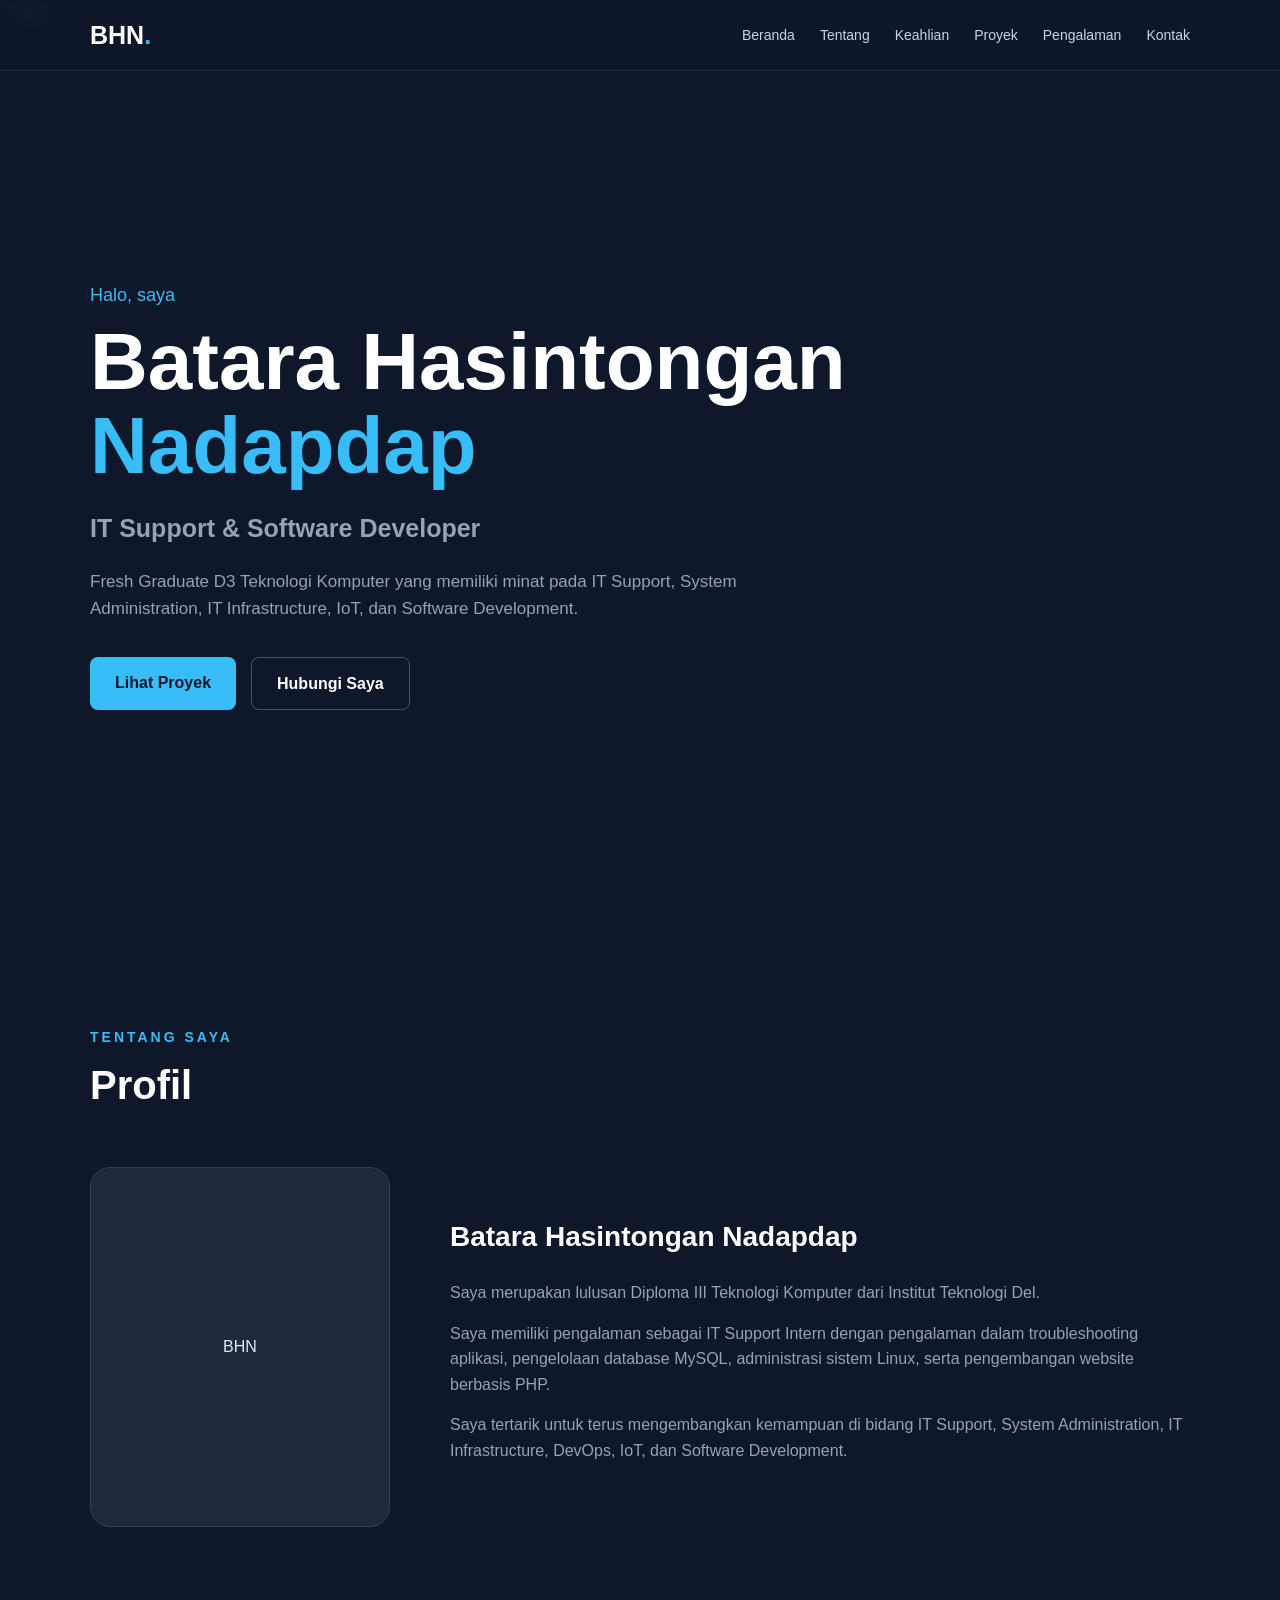
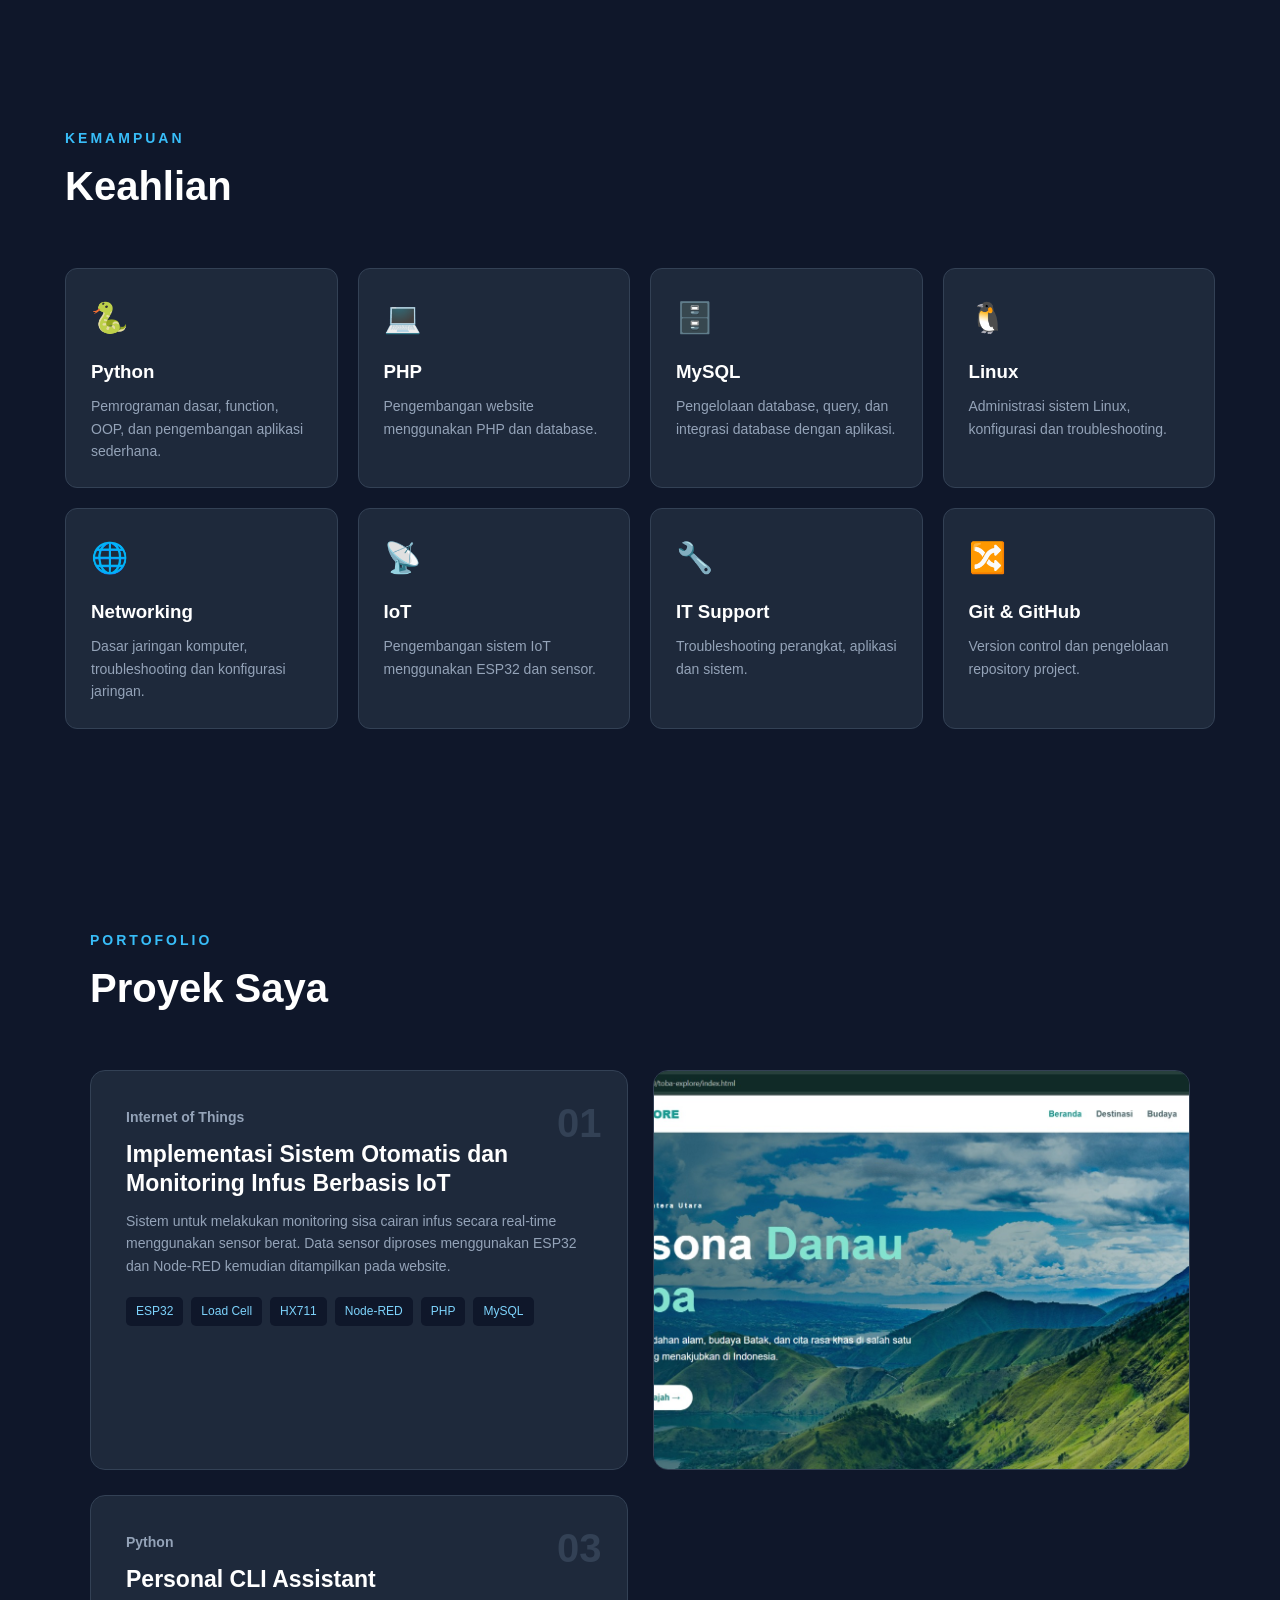
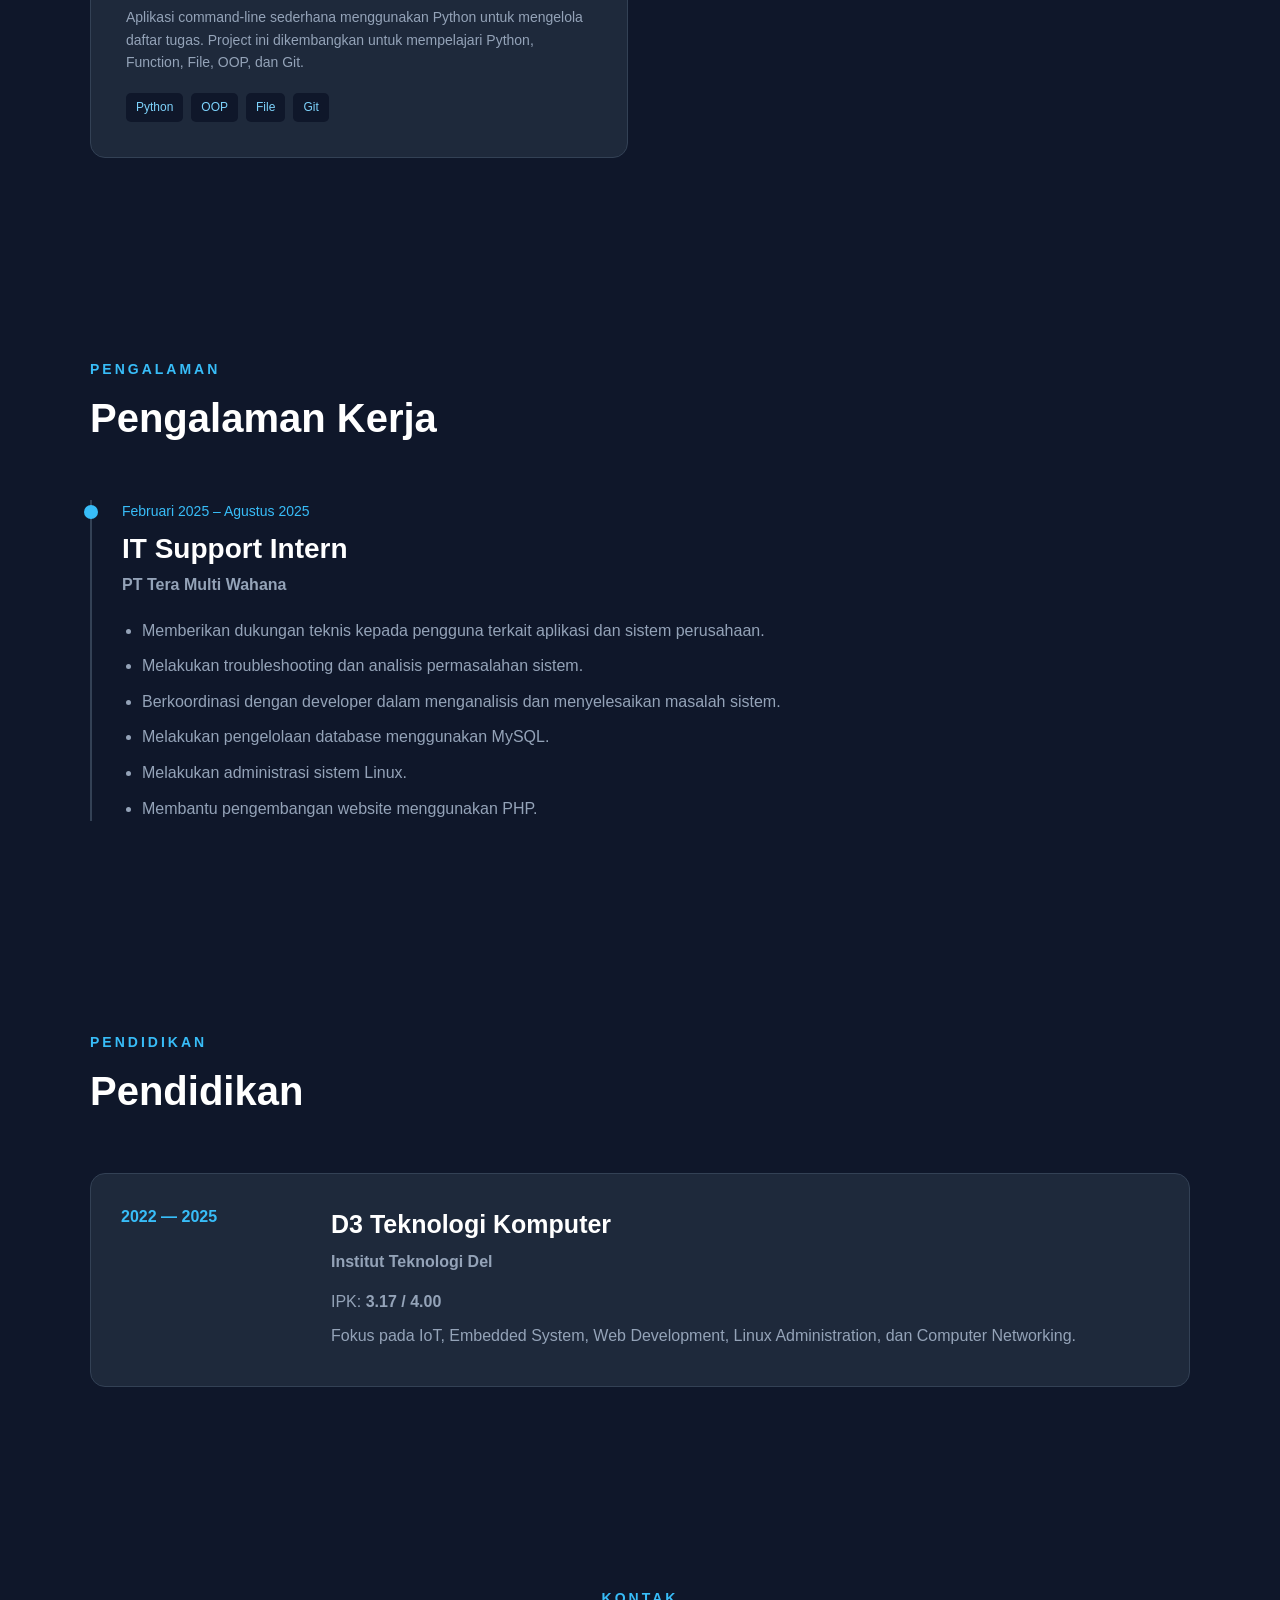
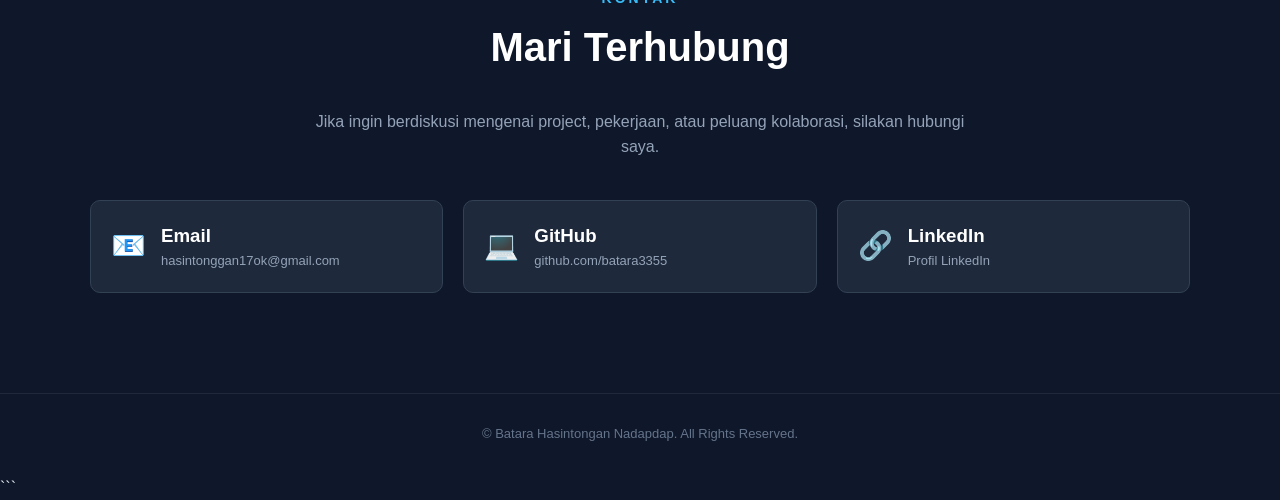
<file: Index.html>
```html
<!DOCTYPE html>
<html lang="id">

<head>
    <meta charset="UTF-8">
    <meta name="viewport" content="width=device-width, initial-scale=1.0">

    <title>Batara Hasintongan Nadapdap | Portfolio</title>

    <link rel="stylesheet" href="style.css">
</head>

<body>

    <!-- NAVBAR -->
    <header>
        <nav class="navbar">
            <div class="logo">BHN<span>.</span></div>

            <ul class="nav-menu">
                <li><a href="#home">Beranda</a></li>
                <li><a href="#about">Tentang</a></li>
                <li><a href="#skills">Keahlian</a></li>
                <li><a href="#projects">Proyek</a></li>
                <li><a href="#experience">Pengalaman</a></li>
                <li><a href="#contact">Kontak</a></li>
            </ul>

            <button class="menu-button" onclick="toggleMenu()">☰</button>
        </nav>
    </header>


    <!-- HERO -->
    <section id="home" class="hero">

        <div class="hero-content">

            <p class="greeting">Halo, saya</p>

            <h1>
                Batara Hasintongan
                <span>Nadapdap</span>
            </h1>

            <h2>IT Support & Software Developer</h2>

            <p class="hero-description">
                Fresh Graduate D3 Teknologi Komputer yang memiliki
                minat pada IT Support, System Administration,
                IT Infrastructure, IoT, dan Software Development.
            </p>

            <div class="hero-buttons">
                <a href="#projects" class="btn primary">
                    Lihat Proyek
                </a>

                <a href="#contact" class="btn secondary">
                    Hubungi Saya
                </a>
            </div>

        </div>

    </section>


    <!-- ABOUT -->
    <section id="about" class="section">

        <div class="section-title">
            <p>TENTANG SAYA</p>
            <h2>Profil</h2>
        </div>

        <div class="about-content">

            <div class="about-card">
                <div class="profile-icon">BHN</div>
            </div>

            <div class="about-text">

                <h3>Batara Hasintongan Nadapdap</h3>

                <p>
                    Saya merupakan lulusan Diploma III Teknologi Komputer
                    dari Institut Teknologi Del.
                </p>

                <p>
                    Saya memiliki pengalaman sebagai IT Support Intern
                    dengan pengalaman dalam troubleshooting aplikasi,
                    pengelolaan database MySQL, administrasi sistem Linux,
                    serta pengembangan website berbasis PHP.
                </p>

                <p>
                    Saya tertarik untuk terus mengembangkan kemampuan
                    di bidang IT Support, System Administration,
                    IT Infrastructure, DevOps, IoT, dan Software Development.
                </p>

            </div>

        </div>

    </section>


    <!-- SKILLS -->
    <section id="skills" class="section skills-section">

        <div class="section-title">
            <p>KEMAMPUAN</p>
            <h2>Keahlian</h2>
        </div>

        <div class="skills-grid">

            <div class="skill-card">
                <div class="skill-icon">🐍</div>
                <h3>Python</h3>
                <p>
                    Pemrograman dasar, function, OOP,
                    dan pengembangan aplikasi sederhana.
                </p>
            </div>

            <div class="skill-card">
                <div class="skill-icon">💻</div>
                <h3>PHP</h3>
                <p>
                    Pengembangan website menggunakan
                    PHP dan database.
                </p>
            </div>

            <div class="skill-card">
                <div class="skill-icon">🗄️</div>
                <h3>MySQL</h3>
                <p>
                    Pengelolaan database, query,
                    dan integrasi database dengan aplikasi.
                </p>
            </div>

            <div class="skill-card">
                <div class="skill-icon">🐧</div>
                <h3>Linux</h3>
                <p>
                    Administrasi sistem Linux,
                    konfigurasi dan troubleshooting.
                </p>
            </div>

            <div class="skill-card">
                <div class="skill-icon">🌐</div>
                <h3>Networking</h3>
                <p>
                    Dasar jaringan komputer,
                    troubleshooting dan konfigurasi jaringan.
                </p>
            </div>

            <div class="skill-card">
                <div class="skill-icon">📡</div>
                <h3>IoT</h3>
                <p>
                    Pengembangan sistem IoT menggunakan
                    ESP32 dan sensor.
                </p>
            </div>

            <div class="skill-card">
                <div class="skill-icon">🔧</div>
                <h3>IT Support</h3>
                <p>
                    Troubleshooting perangkat,
                    aplikasi dan sistem.
                </p>
            </div>

            <div class="skill-card">
                <div class="skill-icon">🔀</div>
                <h3>Git & GitHub</h3>
                <p>
                    Version control dan pengelolaan
                    repository project.
                </p>
            </div>

        </div>

    </section>


    <!-- PROJECTS -->
    <section id="projects" class="section">

        <div class="section-title">
            <p>PORTOFOLIO</p>
            <h2>Proyek Saya</h2>
        </div>

        <div class="projects-grid">

            <!-- PROJECT 1 -->
            <article class="project-card">

                <div class="project-number">
                    01
                </div>

                <div class="project-content">

                    <p class="project-category">
                        Internet of Things
                    </p>

                    <h3>
                        Implementasi Sistem Otomatis
                        dan Monitoring Infus Berbasis IoT
                    </h3>

                    <p>
                        Sistem untuk melakukan monitoring sisa cairan
                        infus secara real-time menggunakan sensor berat.
                        Data sensor diproses menggunakan ESP32 dan
                        Node-RED kemudian ditampilkan pada website.
                    </p>

                    <div class="tags">
                        <span>ESP32</span>
                        <span>Load Cell</span>
                        <span>HX711</span>
                        <span>Node-RED</span>
                        <span>PHP</span>
                        <span>MySQL</span>
                    </div>

                </div>
                <!-- contoh -->
            </article>

            <!-- <a href="#" target="_blank" class="project-link"> -->
            <a href="#" class="project-link">
                <article class="project-card project-image-card">

                    <!-- GAMBAR PROJECT -->
                    <img src="images/people.png" alt="Danau Toba Tourism Website" class="project-image">

                    <!-- OVERLAY -->
                    <div class="project-overlay">

                        <div class="project-number">
                            02
                        </div>

                        <div class="project-content">

                            <p class="project-category">
                                Web Development
                            </p>

                            <h3>
                                Danau Toba Tourism Website
                            </h3>

                            <p>
                                Website informasi pariwisata Danau Toba
                                yang menyediakan informasi mengenai berbagai
                                destinasi wisata. Data destinasi disimpan
                                menggunakan database MySQL.
                            </p>

                            <div class="tags">
                                <span>PHP</span>
                                <span>MySQL</span>
                                <span>HTML</span>
                                <span>CSS</span>
                            </div>

                            <div class="project-button">
                                Lihat Project →
                            </div>

                        </div>

                    </div>

                </article>

            </a>
            <!-- PROJECT 2 -->
            <!-- <article class="project-card">

                <div class="project-number">
                    02
                </div>

                <div class="project-content">

                    <p class="project-category">
                        Web Development
                    </p>

                    <h3>
                        Danau Toba Tourism Website
                    </h3>

                    <p>
                        Website informasi pariwisata Danau Toba
                        yang menyediakan informasi mengenai berbagai
                        destinasi wisata. Data destinasi disimpan
                        menggunakan database MySQL.
                    </p>

                    <div class="tags">
                        <span>PHP</span>
                        <span>MySQL</span>
                        <span>HTML</span>
                        <span>CSS</span>
                    </div>

                </div>

            </article> -->


            <!-- PROJECT 3 -->
            <article class="project-card">

                <div class="project-number">
                    03
                </div>

                <div class="project-content">

                    <p class="project-category">
                        Python
                    </p>

                    <h3>
                        Personal CLI Assistant
                    </h3>

                    <p>
                        Aplikasi command-line sederhana menggunakan
                        Python untuk mengelola daftar tugas.
                        Project ini dikembangkan untuk mempelajari
                        Python, Function, File, OOP, dan Git.
                    </p>

                    <div class="tags">
                        <span>Python</span>
                        <span>OOP</span>
                        <span>File</span>
                        <span>Git</span>
                    </div>

                </div>

            </article>

        </div>

    </section>


    <!-- EXPERIENCE -->
    <section id="experience" class="section experience-section">

        <div class="section-title">
            <p>PENGALAMAN</p>
            <h2>Pengalaman Kerja</h2>
        </div>

        <div class="timeline">

            <div class="timeline-item">

                <div class="timeline-dot"></div>

                <div class="timeline-content">

                    <span class="timeline-date">
                        Februari 2025 – Agustus 2025
                    </span>

                    <h3>IT Support Intern</h3>

                    <h4>PT Tera Multi Wahana</h4>

                    <ul>
                        <li>
                            Memberikan dukungan teknis kepada pengguna
                            terkait aplikasi dan sistem perusahaan.
                        </li>

                        <li>
                            Melakukan troubleshooting dan analisis
                            permasalahan sistem.
                        </li>

                        <li>
                            Berkoordinasi dengan developer dalam
                            menganalisis dan menyelesaikan masalah sistem.
                        </li>

                        <li>
                            Melakukan pengelolaan database menggunakan MySQL.
                        </li>

                        <li>
                            Melakukan administrasi sistem Linux.
                        </li>

                        <li>
                            Membantu pengembangan website menggunakan PHP.
                        </li>
                    </ul>

                </div>

            </div>

        </div>

    </section>


    <!-- EDUCATION -->
    <section class="section education-section">

        <div class="section-title">
            <p>PENDIDIKAN</p>
            <h2>Pendidikan</h2>
        </div>

        <div class="education-card">

            <div class="education-year">
                2022 — 2025
            </div>

            <div>
                <h3>D3 Teknologi Komputer</h3>

                <h4>Institut Teknologi Del</h4>

                <p>
                    IPK: <strong>3.17 / 4.00</strong>
                </p>

                <p>
                    Fokus pada IoT, Embedded System,
                    Web Development, Linux Administration,
                    dan Computer Networking.
                </p>
            </div>

        </div>

    </section>


    <!-- CONTACT -->
    <section id="contact" class="section contact-section">

        <div class="section-title">
            <p>KONTAK</p>
            <h2>Mari Terhubung</h2>
        </div>

        <p class="contact-description">
            Jika ingin berdiskusi mengenai project, pekerjaan,
            atau peluang kolaborasi, silakan hubungi saya.
        </p>

        <div class="contact-grid">

            <a href="mailto:hasintonggan17ok@gmail.com" class="contact-card">
                <span>📧</span>
                <div>
                    <h3>Email</h3>
                    <p>hasintonggan17ok@gmail.com</p>
                </div>
            </a>


            <a href="https://github.com/batara3355" target="_blank" class="contact-card">
                <span>💻</span>
                <div>
                    <h3>GitHub</h3>
                    <p>github.com/batara3355</p>
                </div>
            </a>


            <a href="https://www.linkedin.com/in/batara-hasintongan-nadapdap-b994792b0/" target="_blank"
                class="contact-card">
                <span>🔗</span>
                <div>
                    <h3>LinkedIn</h3>
                    <p>Profil LinkedIn</p>
                </div>
            </a>

        </div>

    </section>


    <!-- FOOTER -->
    <footer>

        <p>
            © <span id="year"></span>
            Batara Hasintongan Nadapdap.
            All Rights Reserved.
        </p>

    </footer>


    <script src="script.js"></script>

</body>

</html>
```
</file>
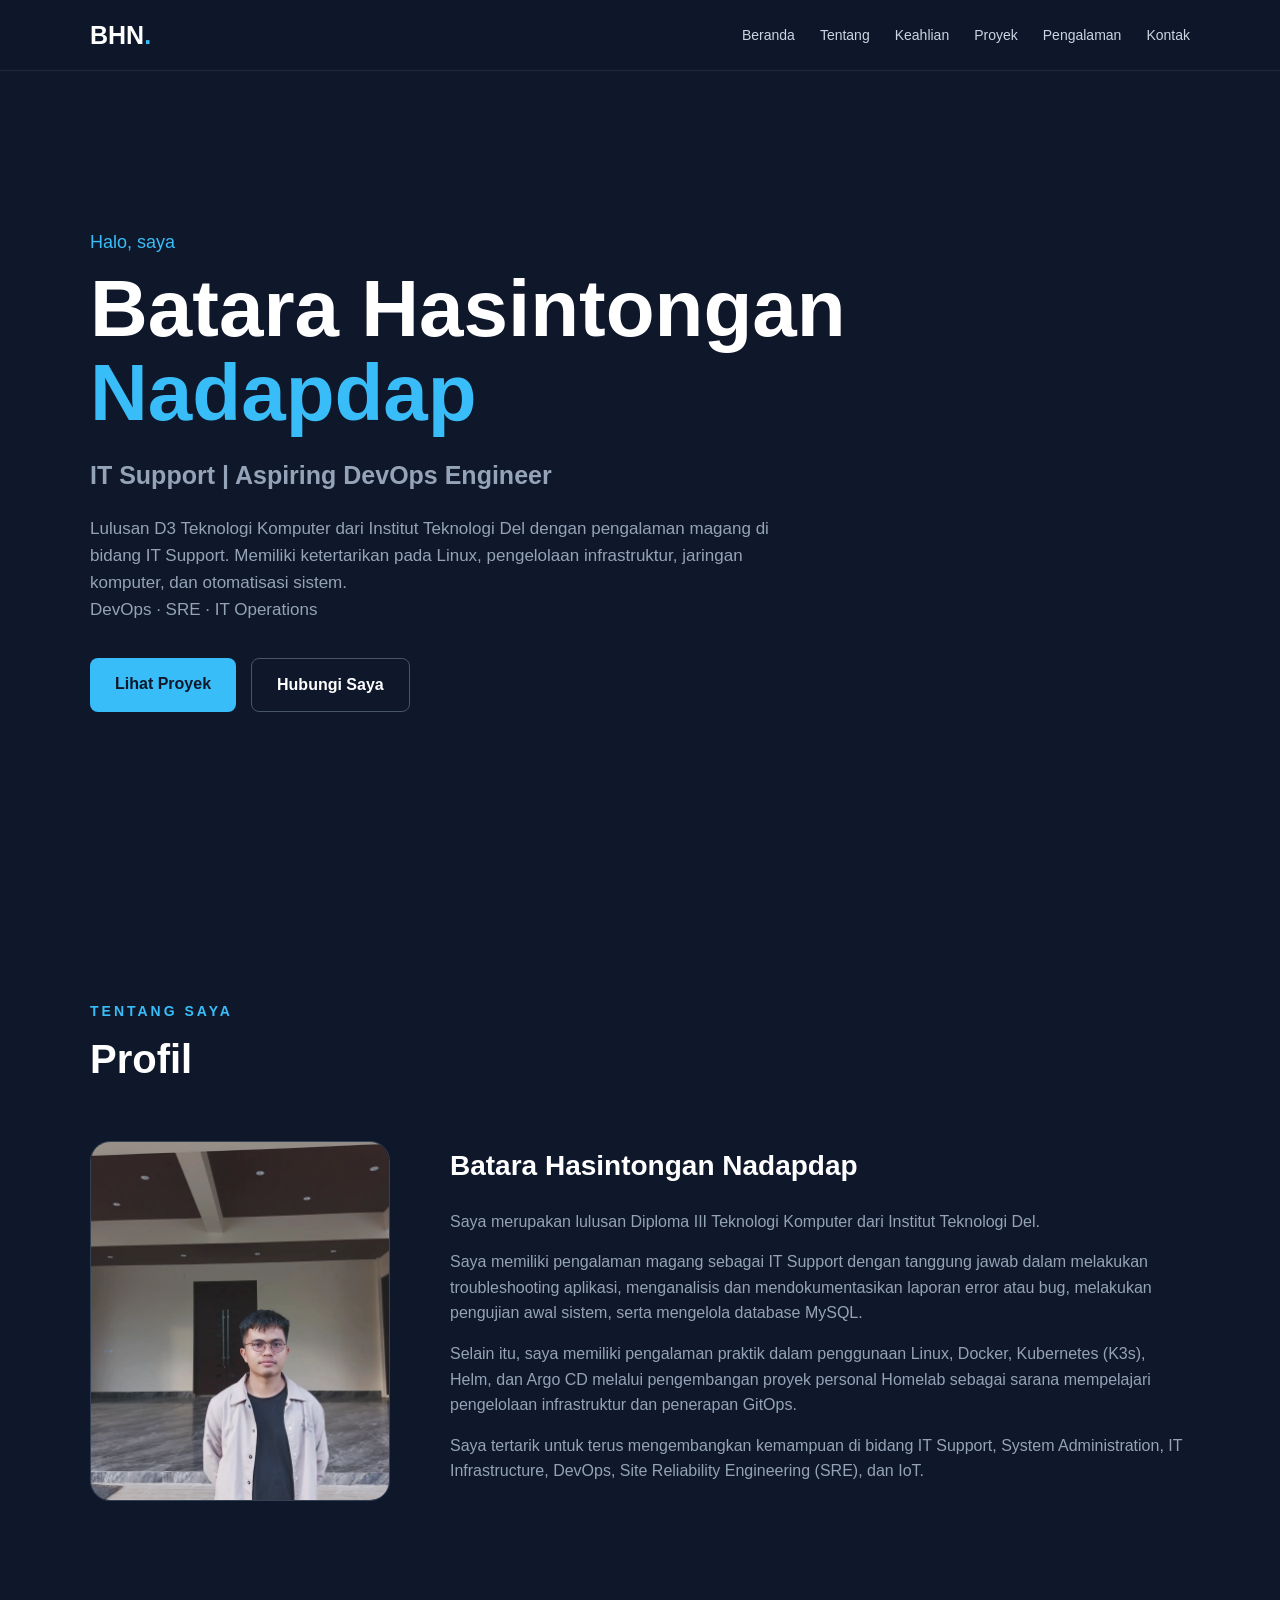
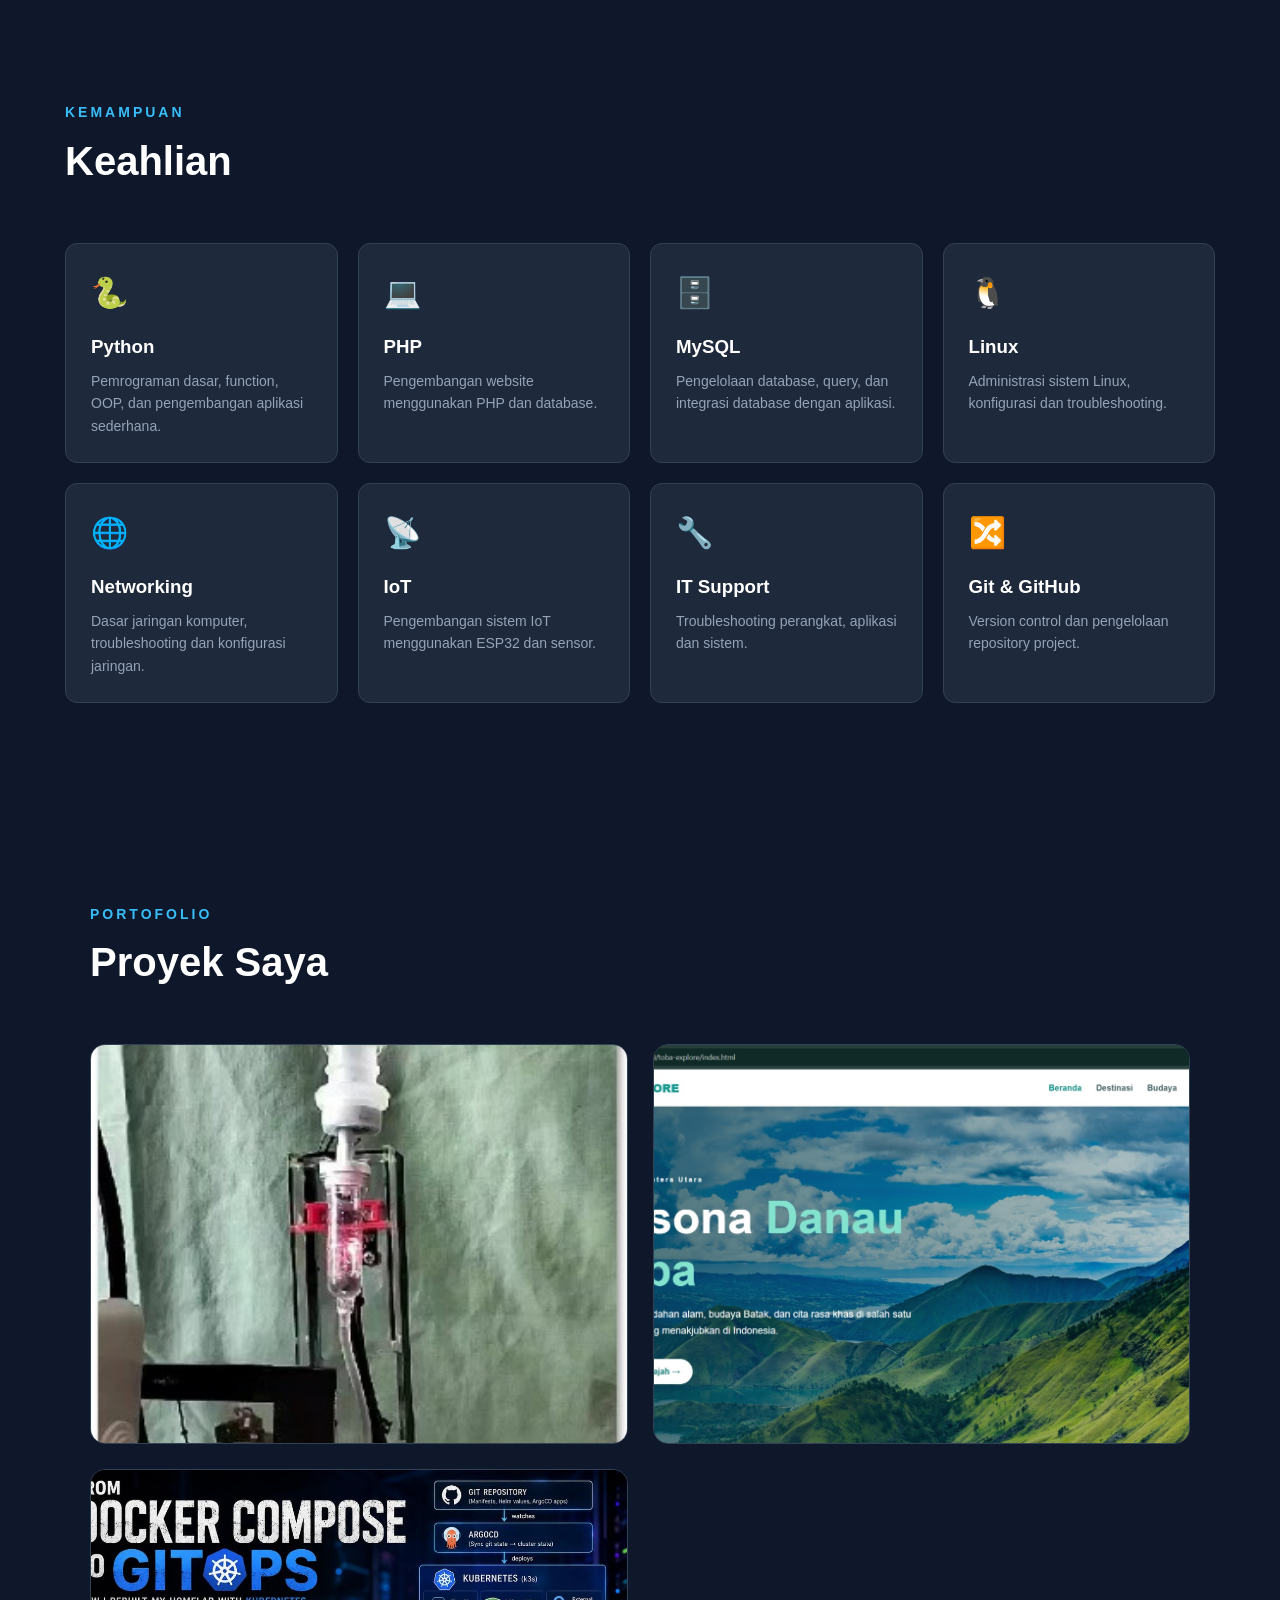
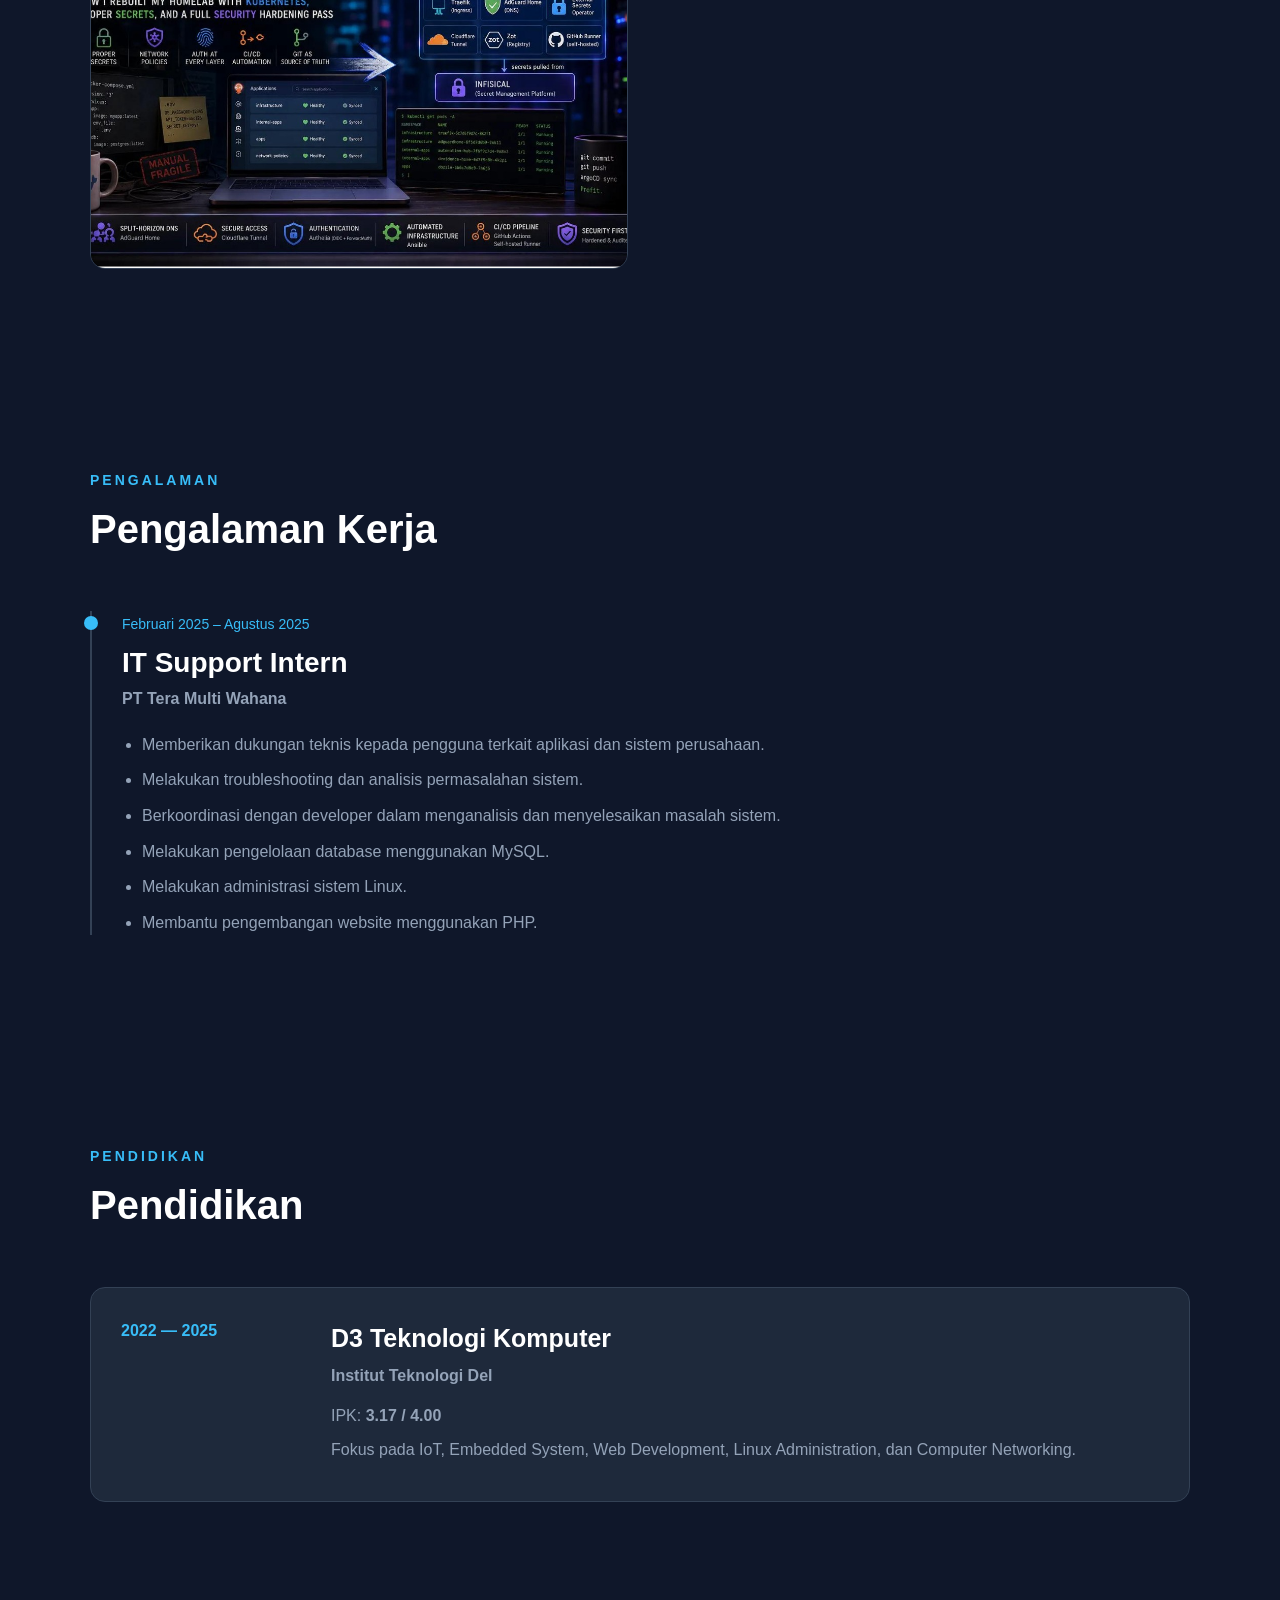
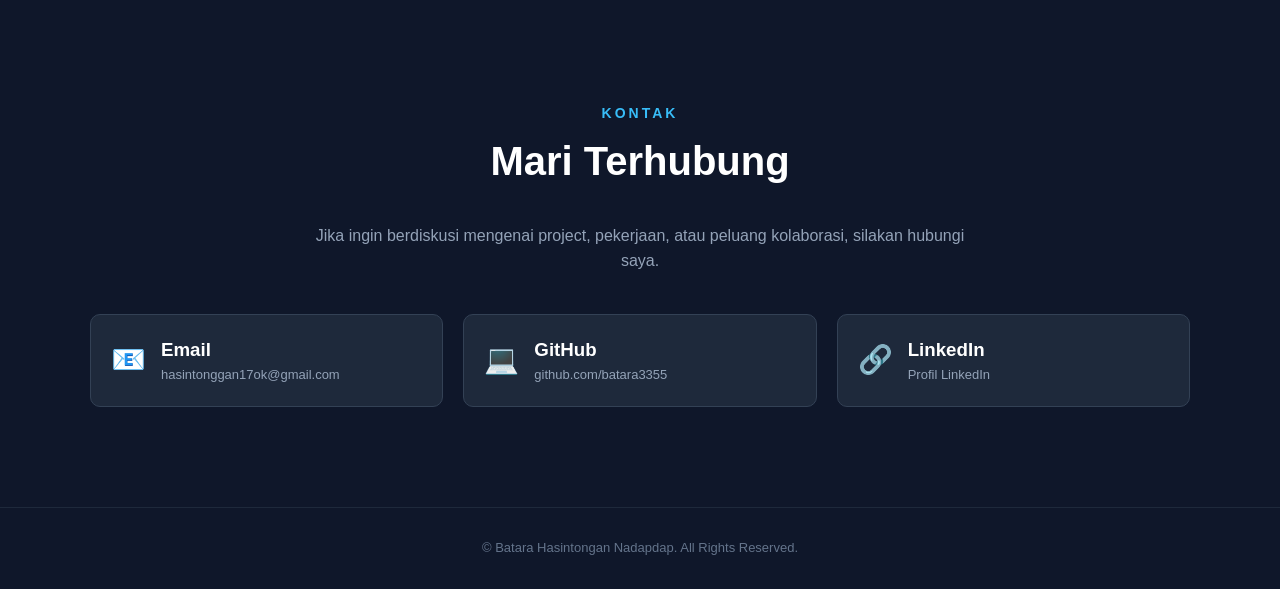
<file: index.html>
<!DOCTYPE html>
<html lang="id">

<head>
    <meta charset="UTF-8">
    <meta name="viewport" content="width=device-width, initial-scale=1.0">

    <title>Batara Hasintongan Nadapdap | Portfolio</title>
    <meta name="description"
        content="Portfolio Batara Hasintongan Nadapdap — IT Support & IT Infrastructure. DevOps, SRE, dan IT Operations enthusiast.">

    <link rel="stylesheet" href="style.css">
</head>

<body>

    <!-- NAVBAR -->
    <header>
        <nav class="navbar">
            <div class="logo">BHN<span>.</span></div>

            <ul class="nav-menu">
                <li><a href="#home">Beranda</a></li>
                <li><a href="#about">Tentang</a></li>
                <li><a href="#skills">Keahlian</a></li>
                <li><a href="#projects">Proyek</a></li>
                <li><a href="#experience">Pengalaman</a></li>
                <li><a href="#contact">Kontak</a></li>
            </ul>

            <button class="menu-button" onclick="toggleMenu()">☰</button>
        </nav>
    </header>


    <!-- HERO -->
    <section id="home" class="hero">

        <div class="hero-content">
            <p class="greeting">Halo, saya</p>

            <h1>
                Batara Hasintongan
                <span>Nadapdap</span>
            </h1>

            <h2>IT Support | Aspiring DevOps Engineer</h2>

            <p class="hero-description">
                Lulusan D3 Teknologi Komputer dari Institut Teknologi Del
                dengan pengalaman magang di bidang IT Support.
                Memiliki ketertarikan pada Linux, pengelolaan infrastruktur,
                jaringan komputer, dan otomatisasi sistem.
                <br>
                <span class="hero-role">DevOps · SRE · IT Operations</span>
            </p>

            <div class="hero-buttons">
                <a href="#projects" class="btn primary">
                    Lihat Proyek
                </a>

                <a href="#contact" class="btn secondary">
                    Hubungi Saya
                </a>
            </div>

        </div>

    </section>


    <!-- ABOUT -->
    <section id="about" class="section">

        <div class="section-title">
            <p>TENTANG SAYA</p>
            <h2>Profil</h2>
        </div>

        <div class="about-content">

            <!-- FOTO PROFIL -->
            <div class="about-card">
                <img src="images/profile.jpg" alt="Foto Batara Hasintongan Nadapdap" class="profile-image">
            </div>

            <!-- DESKRIPSI -->
            <div class="about-text">

                <h3>Batara Hasintongan Nadapdap</h3>

                <p>
                    Saya merupakan lulusan Diploma III Teknologi Komputer
                    dari Institut Teknologi Del.
                </p>

                <p>
                    Saya memiliki pengalaman magang sebagai IT Support dengan tanggung jawab dalam melakukan
                    troubleshooting aplikasi, menganalisis dan mendokumentasikan laporan error atau bug, melakukan
                    pengujian awal sistem, serta mengelola database MySQL.
                </p>

                <p>
                    Selain itu, saya memiliki pengalaman praktik dalam penggunaan Linux, Docker, Kubernetes (K3s), Helm,
                    dan Argo CD melalui pengembangan proyek personal Homelab sebagai sarana mempelajari pengelolaan
                    infrastruktur dan penerapan GitOps.
                </p>

                <p>
                    Saya tertarik untuk terus mengembangkan kemampuan di bidang IT Support, System Administration, IT
                    Infrastructure,
                    DevOps, Site Reliability Engineering (SRE), dan IoT.
                </p>

            </div>

        </div>

    </section>


    <!-- SKILLS -->
    <section id="skills" class="section skills-section">

        <div class="section-title">
            <p>KEMAMPUAN</p>
            <h2>Keahlian</h2>
        </div>

        <div class="skills-grid">

            <div class="skill-card">
                <div class="skill-icon">🐍</div>
                <h3>Python</h3>
                <p>
                    Pemrograman dasar, function, OOP,
                    dan pengembangan aplikasi sederhana.
                </p>
            </div>

            <div class="skill-card">
                <div class="skill-icon">💻</div>
                <h3>PHP</h3>
                <p>
                    Pengembangan website menggunakan
                    PHP dan database.
                </p>
            </div>

            <div class="skill-card">
                <div class="skill-icon">🗄️</div>
                <h3>MySQL</h3>
                <p>
                    Pengelolaan database, query,
                    dan integrasi database dengan aplikasi.
                </p>
            </div>

            <div class="skill-card">
                <div class="skill-icon">🐧</div>
                <h3>Linux</h3>
                <p>
                    Administrasi sistem Linux,
                    konfigurasi dan troubleshooting.
                </p>
            </div>

            <div class="skill-card">
                <div class="skill-icon">🌐</div>
                <h3>Networking</h3>
                <p>
                    Dasar jaringan komputer,
                    troubleshooting dan konfigurasi jaringan.
                </p>
            </div>

            <div class="skill-card">
                <div class="skill-icon">📡</div>
                <h3>IoT</h3>
                <p>
                    Pengembangan sistem IoT menggunakan
                    ESP32 dan sensor.
                </p>
            </div>

            <div class="skill-card">
                <div class="skill-icon">🔧</div>
                <h3>IT Support</h3>
                <p>
                    Troubleshooting perangkat,
                    aplikasi dan sistem.
                </p>
            </div>

            <div class="skill-card">
                <div class="skill-icon">🔀</div>
                <h3>Git & GitHub</h3>
                <p>
                    Version control dan pengelolaan
                    repository project.
                </p>
            </div>

        </div>

    </section>


    <!-- PROJECTS -->
    <section id="projects" class="section">

        <div class="section-title">
            <p>PORTOFOLIO</p>
            <h2>Proyek Saya</h2>
        </div>

        <div class="projects-grid">

            <!-- PROJECT 1: IoT Infus -->
            <a href="proyek/iot-infus.html" class="project-card project-image-card">

                <img src="images/iot-infus.png" alt="Sistem Monitoring Infus Berbasis IoT" class="project-image">

                <div class="project-overlay">

                    <div class="project-number">01</div>

                    <div class="project-content">

                        <p class="project-category">Internet of Things</p>

                        <h3>
                            Implementasi Sistem Otomatis
                            dan Monitoring Infus Berbasis IoT
                        </h3>

                        <p>
                            Sistem untuk melakukan monitoring sisa cairan
                            infus secara real-time menggunakan sensor berat.
                            Data sensor diproses menggunakan ESP32 dan
                            Node-RED kemudian ditampilkan pada website.
                        </p>

                        <div class="tags">
                            <span>ESP32</span>
                            <span>Load Cell</span>
                            <span>HX711</span>
                            <span>Node-RED</span>
                            <span>PHP</span>
                            <span>MySQL</span>
                        </div>

                        <span class="project-button">Lihat Project →</span>

                    </div>

                </div>

            </a>


            <!-- PROJECT 2: Danau Toba -->
            <a href="proyek/danau-toba.html" class="project-card project-image-card">

                <img src="images/people.png" alt="Danau Toba Tourism Website" class="project-image">

                <div class="project-overlay">

                    <div class="project-number">02</div>

                    <div class="project-content">

                        <p class="project-category">Web Development</p>

                        <h3>Danau Toba Tourism Website</h3>

                        <p>
                            Website informasi pariwisata Danau Toba
                            yang menyediakan informasi mengenai berbagai
                            destinasi wisata. Data destinasi disimpan
                            menggunakan database MySQL.
                        </p>

                        <div class="tags">
                            <span>PHP</span>
                            <span>MySQL</span>
                            <span>HTML</span>
                            <span>CSS</span>
                        </div>

                        <span class="project-button">Lihat Project →</span>

                    </div>

                </div>

            </a>


            <!-- PROJECT 3: Kubernetes Homelab & GitOps -->
            <a href="proyek/homelab-k3s.html" class="project-card project-image-card">

                <img src="images/homelab-k3s.png" alt="Kubernetes Homelab & GitOps" class="project-image">

                <div class="project-overlay">

                    <div class="project-number">03</div>

                    <div class="project-content">

                        <p class="project-category">DevOps & Infrastructure</p>

                        <h3>Kubernetes Homelab & GitOps</h3>

                        <p>
                            Membangun infrastruktur Kubernetes Homelab
                            menggunakan VMware dan Ubuntu Server dengan K3s
                            sebagai container orchestration platform.
                            Mengimplementasikan GitOps menggunakan Argo CD
                            untuk mengelola deployment aplikasi secara otomatis
                            melalui GitHub, serta Helm untuk pengelolaan aplikasi
                            Kubernetes.
                        </p>

                        <div class="tags">
                            <span>Linux</span>
                            <span>Docker</span>
                            <span>Kubernetes</span>
                            <span>K3s</span>
                            <span>Helm</span>
                            <span>Argo CD</span>
                            <span>Git</span>
                        </div>

                        <span class="project-button">Lihat Project →</span>

                    </div>

                </div>

            </a>

        </div>

    </section>


    <!-- EXPERIENCE -->
    <section id="experience" class="section experience-section">

        <div class="section-title">
            <p>PENGALAMAN</p>
            <h2>Pengalaman Kerja</h2>
        </div>

        <div class="timeline">

            <div class="timeline-item">

                <div class="timeline-dot"></div>

                <div class="timeline-content">

                    <span class="timeline-date">
                        Februari 2025 – Agustus 2025
                    </span>

                    <h3>IT Support Intern</h3>

                    <h4>PT Tera Multi Wahana</h4>

                    <ul>
                        <li>
                            Memberikan dukungan teknis kepada pengguna
                            terkait aplikasi dan sistem perusahaan.
                        </li>

                        <li>
                            Melakukan troubleshooting dan analisis
                            permasalahan sistem.
                        </li>

                        <li>
                            Berkoordinasi dengan developer dalam
                            menganalisis dan menyelesaikan masalah sistem.
                        </li>

                        <li>
                            Melakukan pengelolaan database menggunakan MySQL.
                        </li>

                        <li>
                            Melakukan administrasi sistem Linux.
                        </li>

                        <li>
                            Membantu pengembangan website menggunakan PHP.
                        </li>
                    </ul>

                </div>

            </div>

        </div>

    </section>


    <!-- EDUCATION -->
    <section id="education" class="section education-section">

        <div class="section-title">
            <p>PENDIDIKAN</p>
            <h2>Pendidikan</h2>
        </div>

        <div class="education-card">

            <div class="education-year">
                2022 — 2025
            </div>

            <div>
                <h3>D3 Teknologi Komputer</h3>

                <h4>Institut Teknologi Del</h4>

                <p>
                    IPK: <strong>3.17 / 4.00</strong>
                </p>

                <p>
                    Fokus pada IoT, Embedded System,
                    Web Development, Linux Administration,
                    dan Computer Networking.
                </p>
            </div>

        </div>

    </section>


    <!-- CONTACT -->
    <section id="contact" class="section contact-section">

        <div class="section-title">
            <p>KONTAK</p>
            <h2>Mari Terhubung</h2>
        </div>

        <p class="contact-description">
            Jika ingin berdiskusi mengenai project, pekerjaan,
            atau peluang kolaborasi, silakan hubungi saya.
        </p>

        <div class="contact-grid">

            <a href="mailto:hasintonggan17ok@gmail.com" class="contact-card">
                <span>📧</span>
                <div>
                    <h3>Email</h3>
                    <p>hasintonggan17ok@gmail.com</p>
                </div>
            </a>


            <a href="https://github.com/batara3355" target="_blank" class="contact-card">
                <span>💻</span>
                <div>
                    <h3>GitHub</h3>
                    <p>github.com/batara3355</p>
                </div>
            </a>


            <a href="https://www.linkedin.com/in/batara-hasintonggan-nadapdap-b994792b0/" target="_blank"
                class="contact-card">
                <span>🔗</span>
                <div>
                    <h3>LinkedIn</h3>
                    <p>Profil LinkedIn</p>
                </div>
            </a>

        </div>

    </section>


    <!-- FOOTER -->
    <footer>

        <p>
            © <span id="year"></span>
            Batara Hasintongan Nadapdap.
            All Rights Reserved.
        </p>

    </footer>


    <script src="script.js"></script>

</body>

</html>
</file>
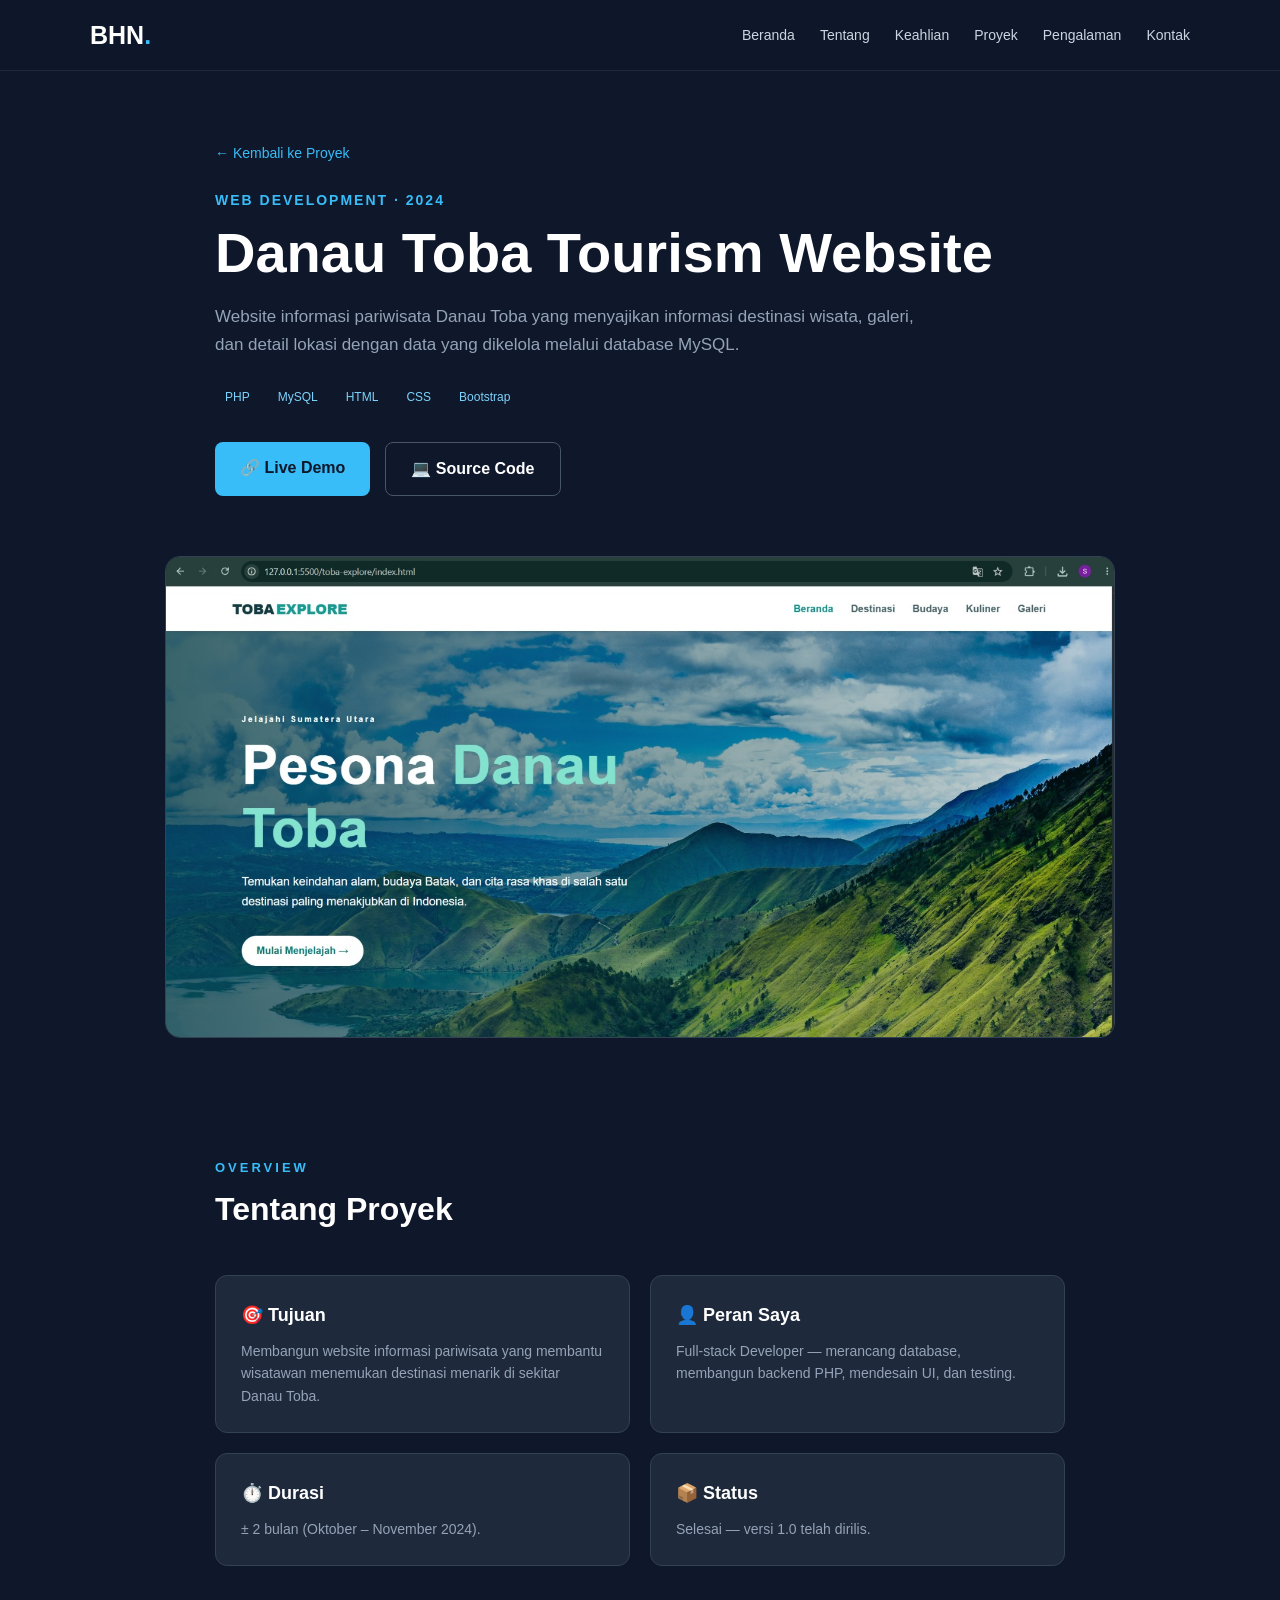
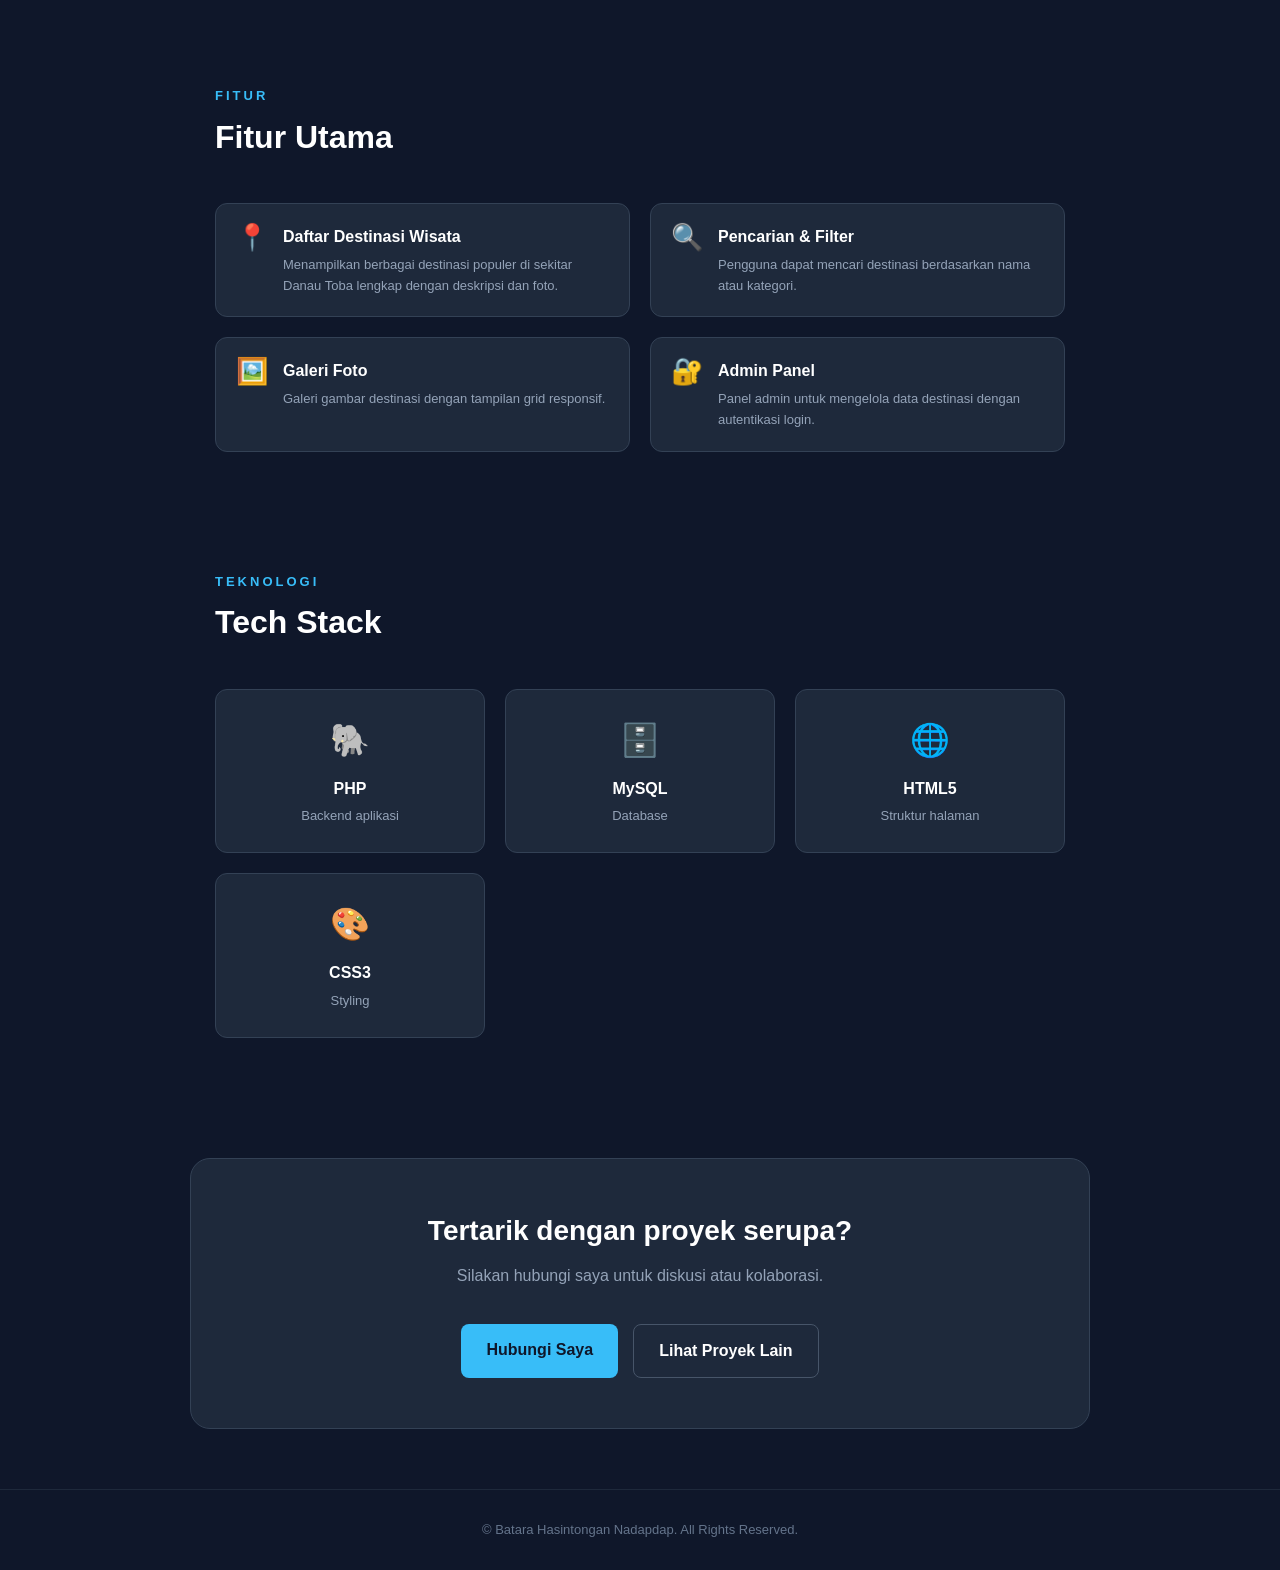
<file: proyek/danau-toba.html>
<!DOCTYPE html>
<html lang="id">

<head>
    <meta charset="UTF-8">
    <meta name="viewport" content="width=device-width, initial-scale=1.0">

    <title>Danau Toba Tourism Website | Batara Nadapdap</title>
    <meta name="description"
        content="Detail proyek Danau Toba Tourism Website — website informasi pariwisata berbasis PHP dan MySQL.">

    <link rel="stylesheet" href="../style.css">
    <link rel="stylesheet" href="proyek.css">
</head>

<body>

    <!-- NAVBAR -->
    <header>
        <nav class="navbar">
            <a href="../index.html" class="logo" style="text-decoration:none;">BHN<span>.</span></a>

            <ul class="nav-menu">
                <li><a href="../index.html#home">Beranda</a></li>
                <li><a href="../index.html#about">Tentang</a></li>
                <li><a href="../index.html#skills">Keahlian</a></li>
                <li><a href="../index.html#projects">Proyek</a></li>
                <li><a href="../index.html#experience">Pengalaman</a></li>
                <li><a href="../index.html#contact">Kontak</a></li>
            </ul>

            <button class="menu-button" onclick="toggleMenu()" aria-label="Buka menu navigasi">☰</button>
        </nav>
    </header>


    <!-- HERO PROJECT -->
    <section class="project-hero">

        <a href="../index.html#projects" class="back-link">← Kembali ke Proyek</a>

        <p class="project-hero-category">Web Development · 2024</p>

        <h1>Danau Toba Tourism Website</h1>

        <p class="project-hero-description">
            Website informasi pariwisata Danau Toba yang menyajikan
            informasi destinasi wisata, galeri, dan detail lokasi
            dengan data yang dikelola melalui database MySQL.
        </p>

        <div class="tags">
            <span>PHP</span>
            <span>MySQL</span>
            <span>HTML</span>
            <span>CSS</span>
            <span>Bootstrap</span>
        </div>

        <div class="project-hero-buttons">
            <a href="https://sintong1117.github.io/wisatatoba/" class="btn primary" target="_blank" rel="noopener">🔗
                Live Demo</a>
            <a href="https://github.com/batara3355/proyek/" class="btn secondary" target="_blank" rel="noopener">💻
                Source
                Code</a>
        </div>

    </section>


    <!-- COVER -->
    <section class="project-cover">
        <img src="../images/people.png" alt="Screenshot Danau Toba Tourism Website" class="project-cover-img">
    </section>


    <!-- OVERVIEW -->
    <section class="project-section">
        <div class="project-section-title">
            <p>OVERVIEW</p>
            <h2>Tentang Proyek</h2>
        </div>

        <div class="project-overview-grid">
            <div class="project-info-card">
                <h3>🎯 Tujuan</h3>
                <p>Membangun website informasi pariwisata yang membantu wisatawan menemukan destinasi menarik di sekitar
                    Danau Toba.</p>
            </div>
            <div class="project-info-card">
                <h3>👤 Peran Saya</h3>
                <p>Full-stack Developer — merancang database, membangun backend PHP, mendesain UI, dan testing.</p>
            </div>
            <div class="project-info-card">
                <h3>⏱️ Durasi</h3>
                <p>± 2 bulan (Oktober – November 2024).</p>
            </div>
            <div class="project-info-card">
                <h3>📦 Status</h3>
                <p>Selesai — versi 1.0 telah dirilis.</p>
            </div>
        </div>
    </section>


    <!-- FITUR -->
    <section class="project-section">
        <div class="project-section-title">
            <p>FITUR</p>
            <h2>Fitur Utama</h2>
        </div>

        <ul class="feature-list">
            <li>
                <span class="feature-icon">📍</span>
                <div>
                    <h4>Daftar Destinasi Wisata</h4>
                    <p>Menampilkan berbagai destinasi populer di sekitar Danau Toba lengkap dengan deskripsi dan foto.
                    </p>
                </div>
            </li>
            <li>
                <span class="feature-icon">🔍</span>
                <div>
                    <h4>Pencarian & Filter</h4>
                    <p>Pengguna dapat mencari destinasi berdasarkan nama atau kategori.</p>
                </div>
            </li>
            <li>
                <span class="feature-icon">🖼️</span>
                <div>
                    <h4>Galeri Foto</h4>
                    <p>Galeri gambar destinasi dengan tampilan grid responsif.</p>
                </div>
            </li>
            <li>
                <span class="feature-icon">🔐</span>
                <div>
                    <h4>Admin Panel</h4>
                    <p>Panel admin untuk mengelola data destinasi dengan autentikasi login.</p>
                </div>
            </li>
        </ul>
    </section>


    <!-- TEKNOLOGI -->
    <section class="project-section">
        <div class="project-section-title">
            <p>TEKNOLOGI</p>
            <h2>Tech Stack</h2>
        </div>

        <div class="tech-grid">
            <div class="tech-item"><span class="tech-icon">🐘</span>
                <h4>PHP</h4>
                <p>Backend aplikasi</p>
            </div>
            <div class="tech-item"><span class="tech-icon">🗄️</span>
                <h4>MySQL</h4>
                <p>Database</p>
            </div>
            <div class="tech-item"><span class="tech-icon">🌐</span>
                <h4>HTML5</h4>
                <p>Struktur halaman</p>
            </div>
            <div class="tech-item"><span class="tech-icon">🎨</span>
                <h4>CSS3</h4>
                <p>Styling</p>
            </div>
        </div>
    </section>


    <!-- CTA -->
    <section class="project-cta">
        <h2>Tertarik dengan proyek serupa?</h2>
        <p>Silakan hubungi saya untuk diskusi atau kolaborasi.</p>
        <div class="hero-buttons" style="justify-content:center;">
            <a href="../index.html#contact" class="btn primary">Hubungi Saya</a>
            <a href="../index.html#projects" class="btn secondary">Lihat Proyek Lain</a>
        </div>
    </section>


    <footer>
        <p>© <span id="year"></span> Batara Hasintongan Nadapdap. All Rights Reserved.</p>
    </footer>

    <script src="../script.js"></script>

</body>

</html>
</file>
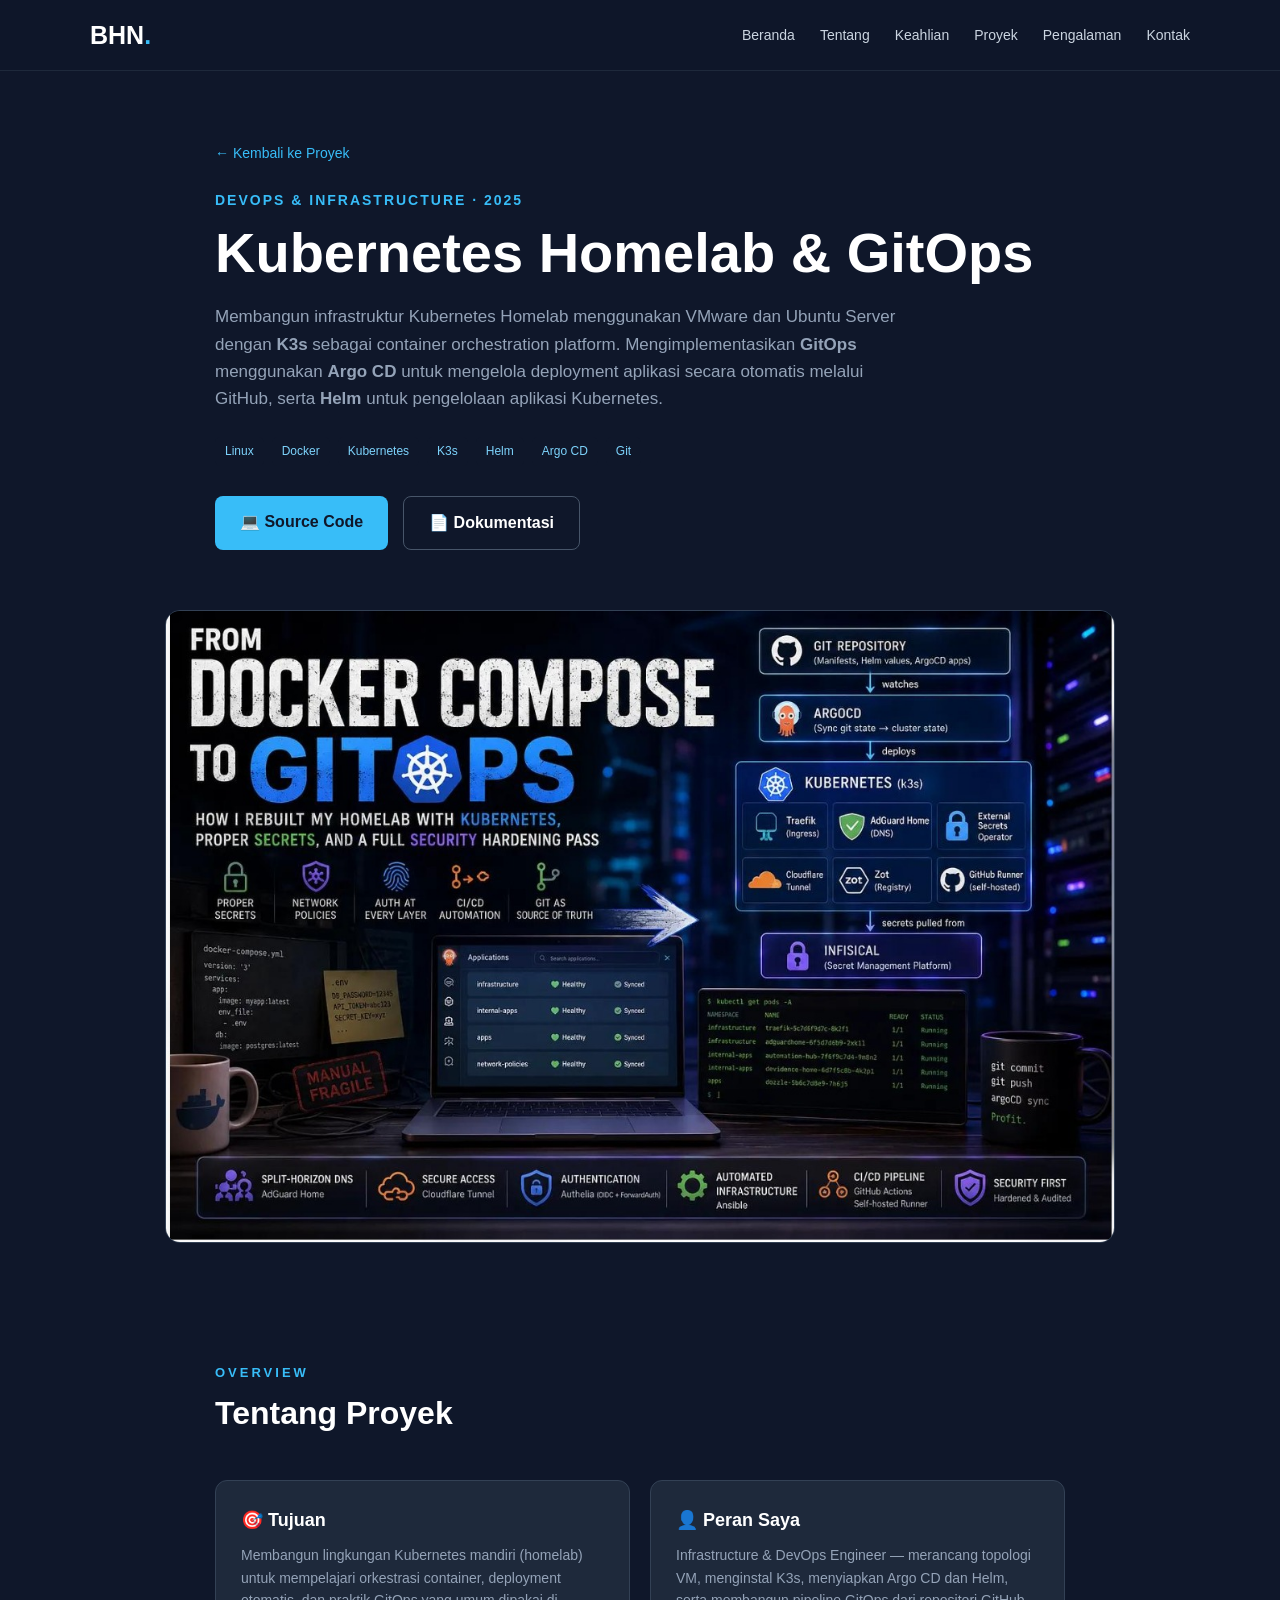
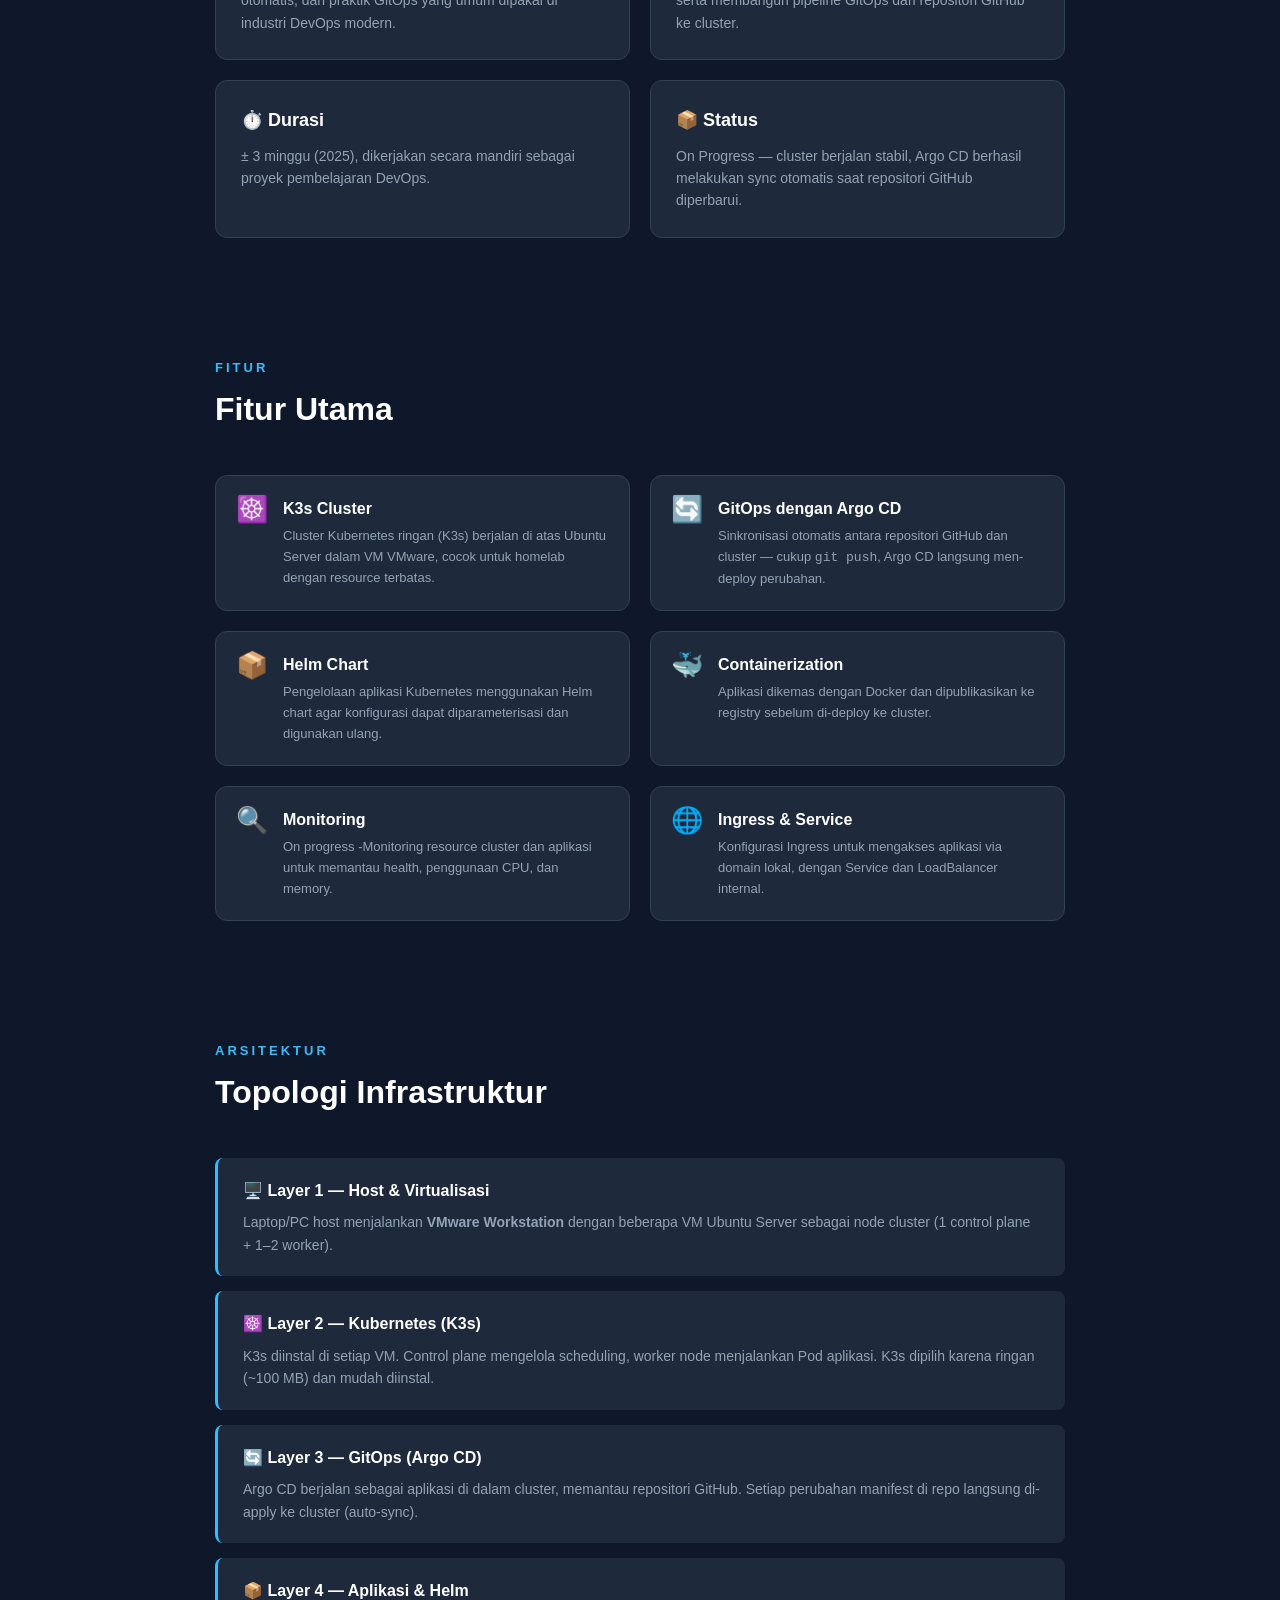
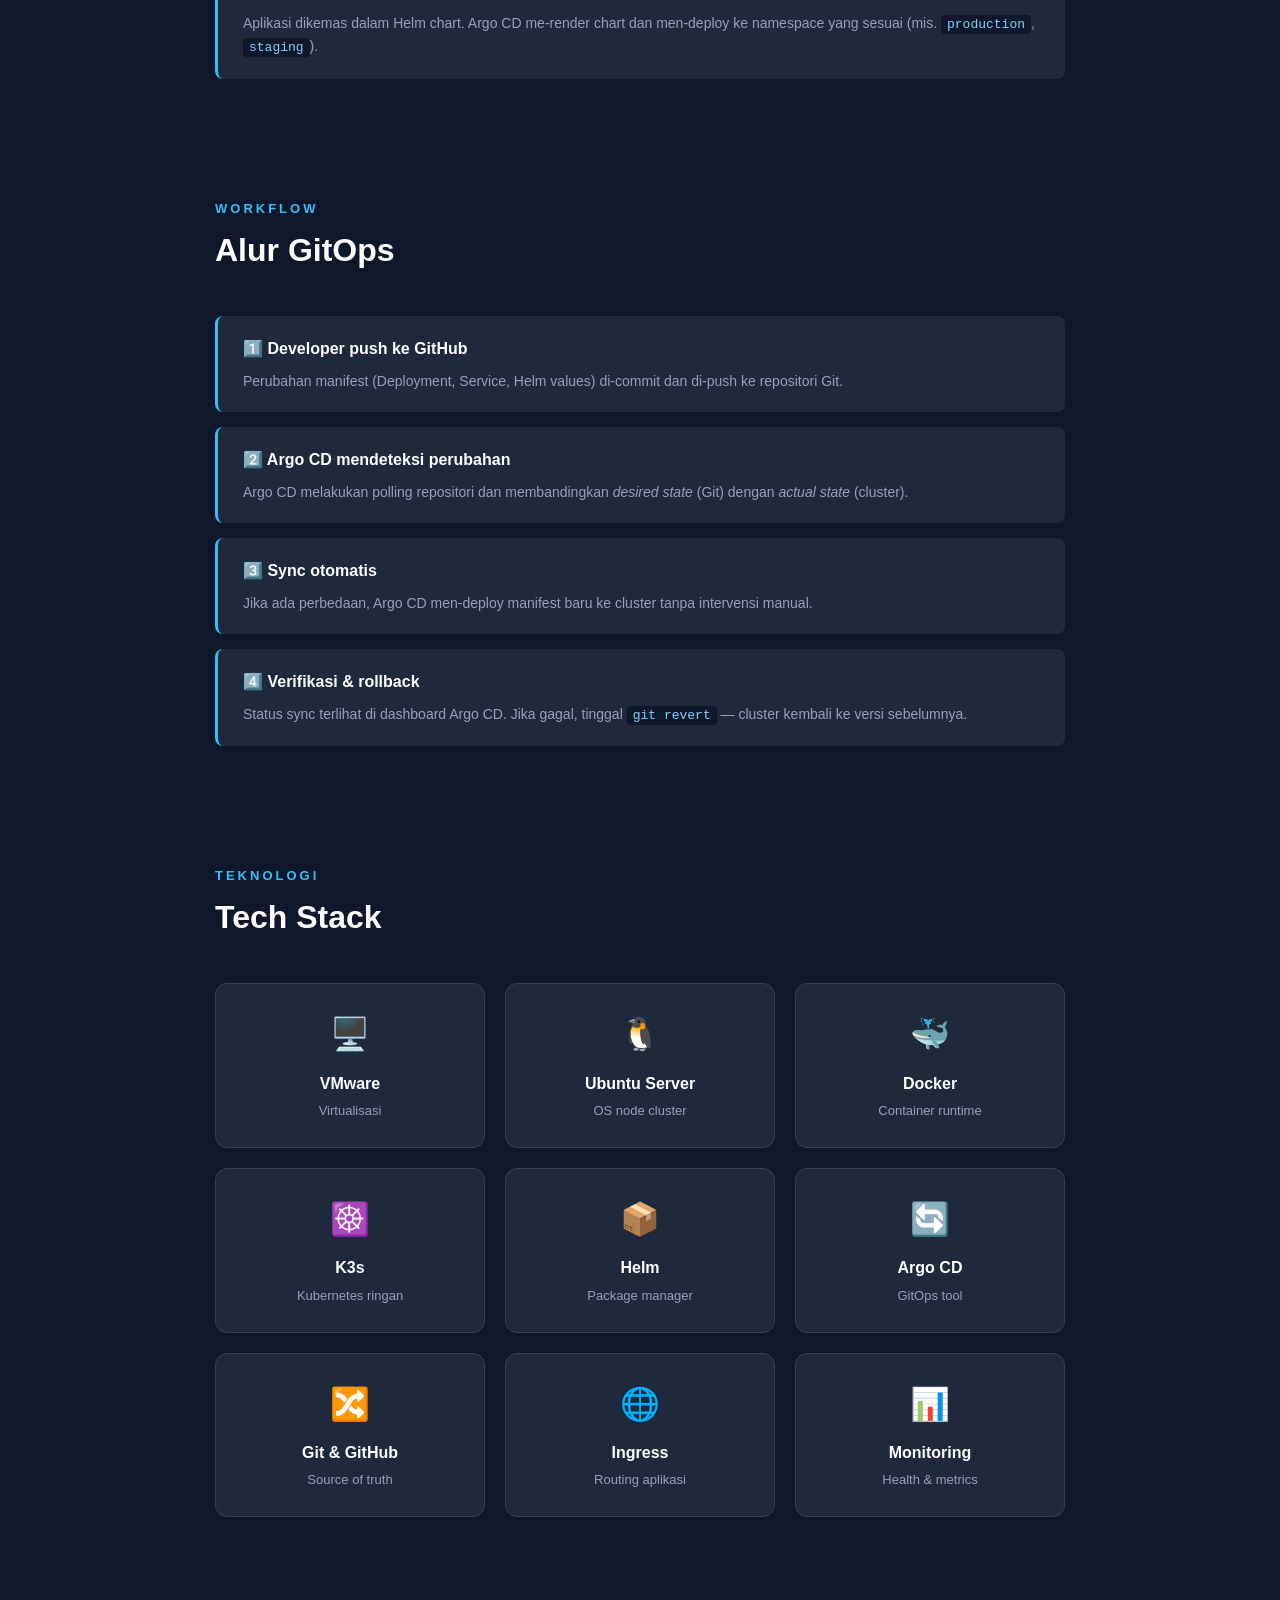
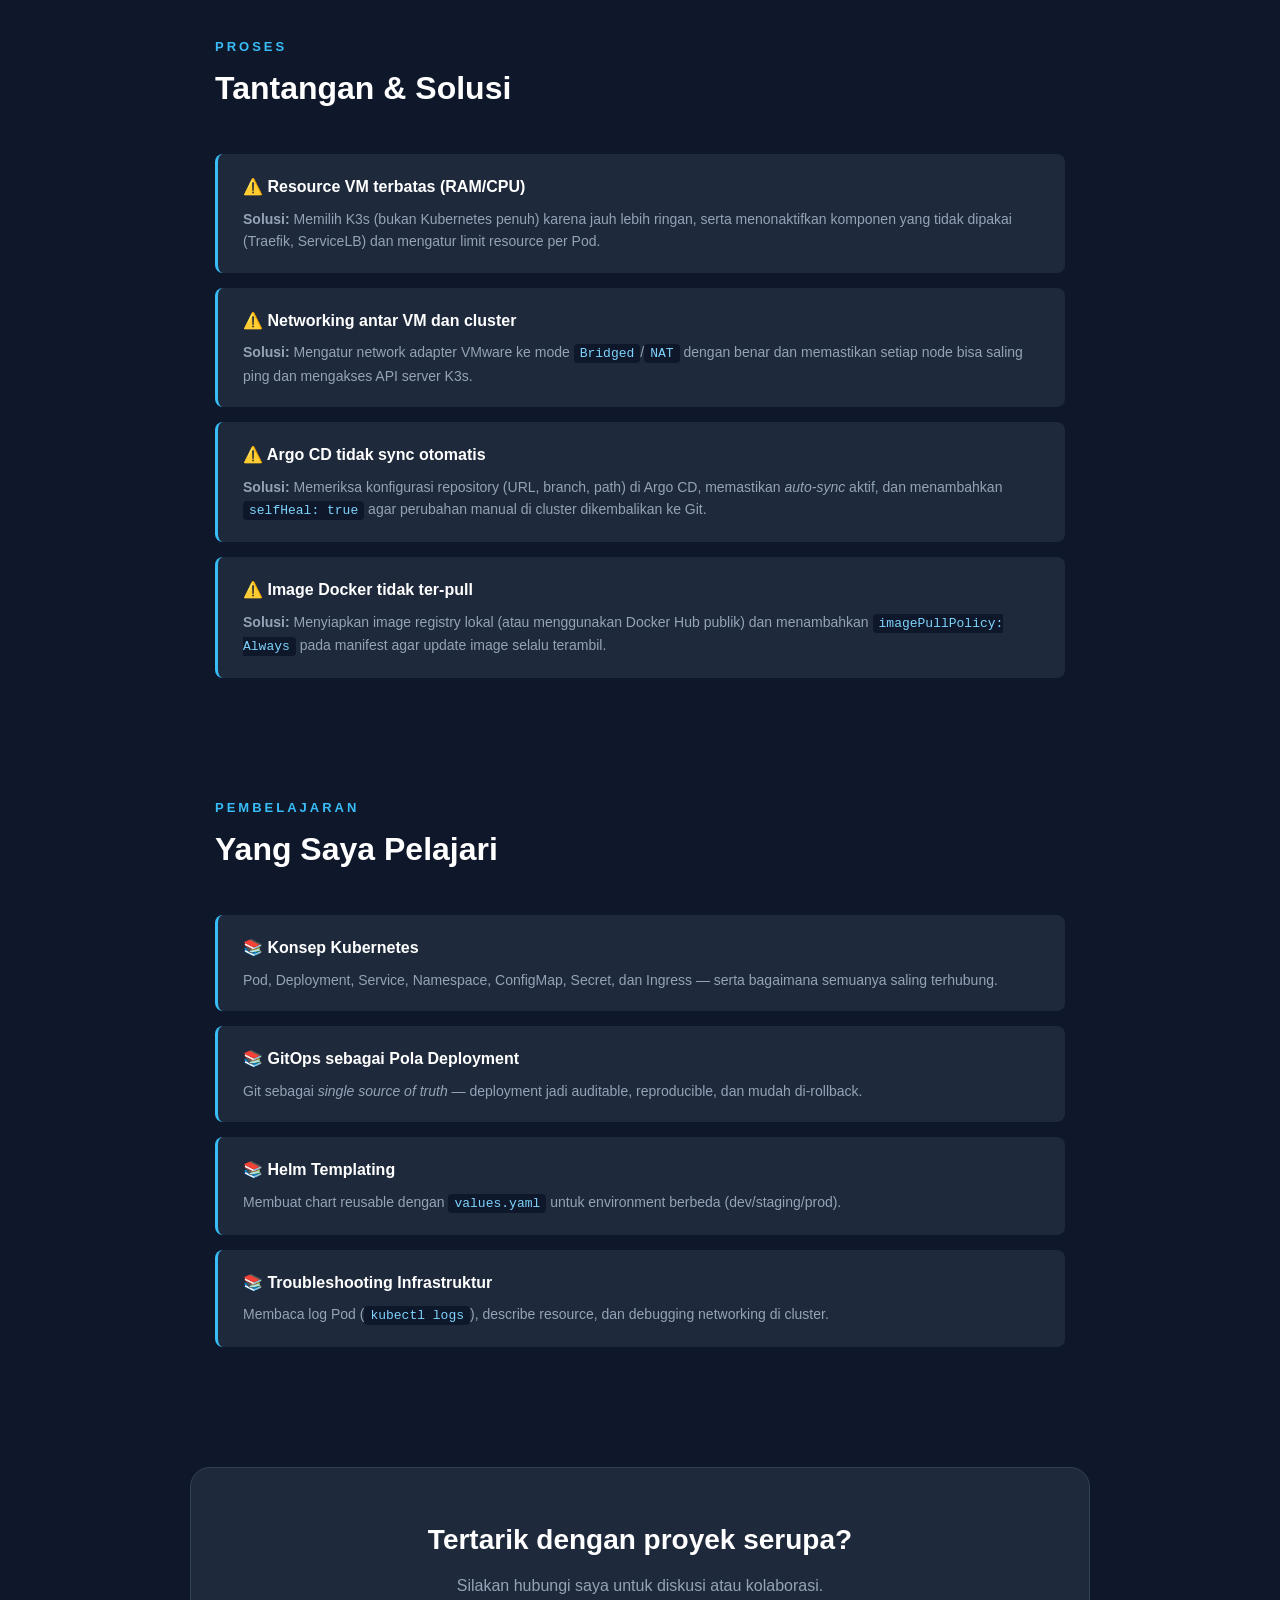
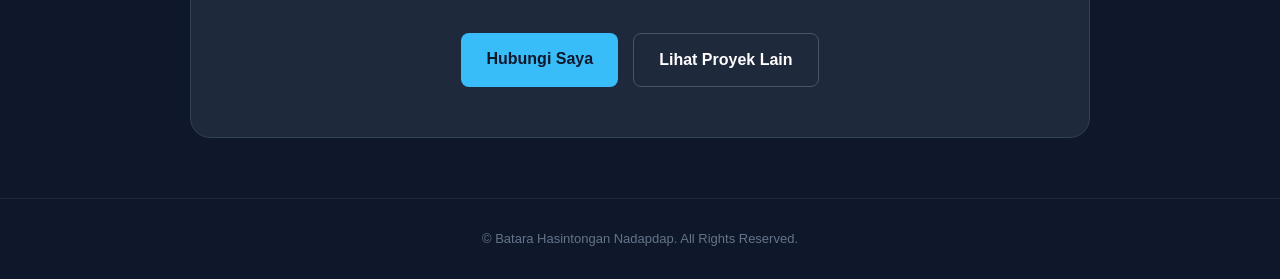
<file: proyek/homelab-k3s.html>
<!DOCTYPE html>
<html lang="id">

<head>
    <meta charset="UTF-8">
    <meta name="viewport" content="width=device-width, initial-scale=1.0">

    <title>Kubernetes Homelab & GitOps | Batara Nadapdap</title>
    <meta name="description"
        content="Detail proyek Kubernetes Homelab & GitOps menggunakan K3s, Argo CD, dan Helm untuk deployment aplikasi otomatis melalui GitHub.">

    <link rel="stylesheet" href="../style.css">
    <link rel="stylesheet" href="proyek.css">
</head>

<body>

    <!-- NAVBAR -->
    <header>
        <nav class="navbar">
            <a href="../index.html" class="logo" style="text-decoration:none;">BHN<span>.</span></a>

            <ul class="nav-menu">
                <li><a href="../index.html#home">Beranda</a></li>
                <li><a href="../index.html#about">Tentang</a></li>
                <li><a href="../index.html#skills">Keahlian</a></li>
                <li><a href="../index.html#projects">Proyek</a></li>
                <li><a href="../index.html#experience">Pengalaman</a></li>
                <li><a href="../index.html#contact">Kontak</a></li>
            </ul>

            <button class="menu-button" onclick="toggleMenu()" aria-label="Buka menu navigasi">☰</button>
        </nav>
    </header>


    <!-- HERO PROJECT -->
    <section class="project-hero">

        <a href="../index.html#projects" class="back-link">← Kembali ke Proyek</a>

        <p class="project-hero-category">DevOps & Infrastructure · 2025</p>

        <h1>Kubernetes Homelab & GitOps</h1>

        <p class="project-hero-description">
            Membangun infrastruktur Kubernetes Homelab menggunakan
            VMware dan Ubuntu Server dengan <strong>K3s</strong> sebagai
            container orchestration platform. Mengimplementasikan
            <strong>GitOps</strong> menggunakan <strong>Argo CD</strong>
            untuk mengelola deployment aplikasi secara otomatis melalui
            GitHub, serta <strong>Helm</strong> untuk pengelolaan
            aplikasi Kubernetes.
        </p>

        <div class="tags">
            <span>Linux</span>
            <span>Docker</span>
            <span>Kubernetes</span>
            <span>K3s</span>
            <span>Helm</span>
            <span>Argo CD</span>
            <span>Git</span>
        </div>

        <div class="project-hero-buttons">
            <a href="https://github.com/batara3355" class="btn primary" target="_blank" rel="noopener">💻 Source
                Code</a>
            <a href="#" class="btn secondary" target="_blank" rel="noopener">📄 Dokumentasi</a>
        </div>

    </section>


    <!-- COVER -->
    <section class="project-cover">
        <img src="../images/homelab-k3s.png" alt="Kubernetes Homelab & GitOps Architecture" class="project-cover-img">
    </section>


    <!-- OVERVIEW -->
    <section class="project-section">
        <div class="project-section-title">
            <p>OVERVIEW</p>
            <h2>Tentang Proyek</h2>
        </div>

        <div class="project-overview-grid">
            <div class="project-info-card">
                <h3>🎯 Tujuan</h3>
                <p>
                    Membangun lingkungan Kubernetes mandiri (homelab)
                    untuk mempelajari orkestrasi container, deployment
                    otomatis, dan praktik GitOps yang umum dipakai
                    di industri DevOps modern.
                </p>
            </div>
            <div class="project-info-card">
                <h3>👤 Peran Saya</h3>
                <p>
                    Infrastructure & DevOps Engineer — merancang
                    topologi VM, menginstal K3s, menyiapkan Argo CD
                    dan Helm, serta membangun pipeline GitOps dari
                    repositori GitHub ke cluster.
                </p>
            </div>
            <div class="project-info-card">
                <h3>⏱️ Durasi</h3>
                <p>
                    ± 3 minggu (2025), dikerjakan
                    secara mandiri sebagai proyek
                    pembelajaran DevOps.
                </p>
            </div>
            <div class="project-info-card">
                <h3>📦 Status</h3>
                <p>
                    On Progress — cluster berjalan stabil,
                    Argo CD berhasil melakukan sync otomatis
                    saat repositori GitHub diperbarui.
                </p>
            </div>
        </div>
    </section>


    <!-- FITUR -->
    <section class="project-section">
        <div class="project-section-title">
            <p>FITUR</p>
            <h2>Fitur Utama</h2>
        </div>

        <ul class="feature-list">
            <li>
                <span class="feature-icon">☸️</span>
                <div>
                    <h4>K3s Cluster</h4>
                    <p>Cluster Kubernetes ringan (K3s) berjalan di atas Ubuntu Server dalam VM VMware, cocok untuk
                        homelab dengan resource terbatas.</p>
                </div>
            </li>
            <li>
                <span class="feature-icon">🔄</span>
                <div>
                    <h4>GitOps dengan Argo CD</h4>
                    <p>Sinkronisasi otomatis antara repositori GitHub dan cluster — cukup <code>git push</code>, Argo CD
                        langsung men-deploy perubahan.</p>
                </div>
            </li>
            <li>
                <span class="feature-icon">📦</span>
                <div>
                    <h4>Helm Chart</h4>
                    <p>Pengelolaan aplikasi Kubernetes menggunakan Helm chart agar konfigurasi dapat diparameterisasi
                        dan digunakan ulang.</p>
                </div>
            </li>
            <li>
                <span class="feature-icon">🐳</span>
                <div>
                    <h4>Containerization</h4>
                    <p>Aplikasi dikemas dengan Docker dan dipublikasikan ke registry sebelum di-deploy ke cluster.</p>
                </div>
            </li>
            <li>
                <span class="feature-icon">🔍</span>
                <div>
                    <h4>Monitoring</h4>
                    <p>On progress -Monitoring resource cluster dan aplikasi untuk memantau health, penggunaan CPU, dan
                        memory.</p>
                </div>
            </li>
            <li>
                <span class="feature-icon">🌐</span>
                <div>
                    <h4>Ingress & Service</h4>
                    <p>Konfigurasi Ingress untuk mengakses aplikasi via domain lokal, dengan Service dan LoadBalancer
                        internal.</p>
                </div>
            </li>
        </ul>
    </section>


    <!-- ARSITEKTUR -->
    <section class="project-section">
        <div class="project-section-title">
            <p>ARSITEKTUR</p>
            <h2>Topologi Infrastruktur</h2>
        </div>

        <div class="challenge-list">
            <div class="challenge-item">
                <h4>🖥️ Layer 1 — Host & Virtualisasi</h4>
                <p>
                    Laptop/PC host menjalankan <strong>VMware Workstation</strong>
                    dengan beberapa VM Ubuntu Server sebagai node cluster
                    (1 control plane + 1–2 worker).
                </p>
            </div>
            <div class="challenge-item">
                <h4>☸️ Layer 2 — Kubernetes (K3s)</h4>
                <p>
                    K3s diinstal di setiap VM. Control plane mengelola
                    scheduling, worker node menjalankan Pod aplikasi.
                    K3s dipilih karena ringan (~100 MB) dan mudah diinstal.
                </p>
            </div>
            <div class="challenge-item">
                <h4>🔄 Layer 3 — GitOps (Argo CD)</h4>
                <p>
                    Argo CD berjalan sebagai aplikasi di dalam cluster,
                    memantau repositori GitHub. Setiap perubahan manifest
                    di repo langsung di-apply ke cluster (auto-sync).
                </p>
            </div>
            <div class="challenge-item">
                <h4>📦 Layer 4 — Aplikasi & Helm</h4>
                <p>
                    Aplikasi dikemas dalam Helm chart. Argo CD me-render
                    chart dan men-deploy ke namespace yang sesuai
                    (mis. <code>production</code>, <code>staging</code>).
                </p>
            </div>
        </div>
    </section>


    <!-- GITOPS WORKFLOW -->
    <section class="project-section">
        <div class="project-section-title">
            <p>WORKFLOW</p>
            <h2>Alur GitOps</h2>
        </div>

        <div class="challenge-list">
            <div class="challenge-item">
                <h4>1️⃣ Developer push ke GitHub</h4>
                <p>Perubahan manifest (Deployment, Service, Helm values) di-commit dan di-push ke repositori Git.</p>
            </div>
            <div class="challenge-item">
                <h4>2️⃣ Argo CD mendeteksi perubahan</h4>
                <p>Argo CD melakukan polling repositori dan membandingkan <em>desired state</em> (Git) dengan <em>actual
                        state</em> (cluster).</p>
            </div>
            <div class="challenge-item">
                <h4>3️⃣ Sync otomatis</h4>
                <p>Jika ada perbedaan, Argo CD men-deploy manifest baru ke cluster tanpa intervensi manual.</p>
            </div>
            <div class="challenge-item">
                <h4>4️⃣ Verifikasi & rollback</h4>
                <p>Status sync terlihat di dashboard Argo CD. Jika gagal, tinggal <code>git revert</code> — cluster
                    kembali ke versi sebelumnya.</p>
            </div>
        </div>
    </section>


    <!-- TEKNOLOGI -->
    <section class="project-section">
        <div class="project-section-title">
            <p>TEKNOLOGI</p>
            <h2>Tech Stack</h2>
        </div>

        <div class="tech-grid">
            <div class="tech-item"><span class="tech-icon">🖥️</span>
                <h4>VMware</h4>
                <p>Virtualisasi</p>
            </div>
            <div class="tech-item"><span class="tech-icon">🐧</span>
                <h4>Ubuntu Server</h4>
                <p>OS node cluster</p>
            </div>
            <div class="tech-item"><span class="tech-icon">🐳</span>
                <h4>Docker</h4>
                <p>Container runtime</p>
            </div>
            <div class="tech-item"><span class="tech-icon">☸️</span>
                <h4>K3s</h4>
                <p>Kubernetes ringan</p>
            </div>
            <div class="tech-item"><span class="tech-icon">📦</span>
                <h4>Helm</h4>
                <p>Package manager</p>
            </div>
            <div class="tech-item"><span class="tech-icon">🔄</span>
                <h4>Argo CD</h4>
                <p>GitOps tool</p>
            </div>
            <div class="tech-item"><span class="tech-icon">🔀</span>
                <h4>Git & GitHub</h4>
                <p>Source of truth</p>
            </div>
            <div class="tech-item"><span class="tech-icon">🌐</span>
                <h4>Ingress</h4>
                <p>Routing aplikasi</p>
            </div>
            <div class="tech-item"><span class="tech-icon">📊</span>
                <h4>Monitoring</h4>
                <p>Health & metrics</p>
            </div>
        </div>
    </section>


    <!-- TANTANGAN -->
    <section class="project-section">
        <div class="project-section-title">
            <p>PROSES</p>
            <h2>Tantangan & Solusi</h2>
        </div>

        <div class="challenge-list">
            <div class="challenge-item">
                <h4>⚠️ Resource VM terbatas (RAM/CPU)</h4>
                <p>
                    <strong>Solusi:</strong> Memilih K3s (bukan Kubernetes penuh)
                    karena jauh lebih ringan, serta menonaktifkan komponen
                    yang tidak dipakai (Traefik, ServiceLB) dan mengatur
                    limit resource per Pod.
                </p>
            </div>
            <div class="challenge-item">
                <h4>⚠️ Networking antar VM dan cluster</h4>
                <p>
                    <strong>Solusi:</strong> Mengatur network adapter VMware
                    ke mode <code>Bridged</code>/<code>NAT</code> dengan benar
                    dan memastikan setiap node bisa saling ping dan
                    mengakses API server K3s.
                </p>
            </div>
            <div class="challenge-item">
                <h4>⚠️ Argo CD tidak sync otomatis</h4>
                <p>
                    <strong>Solusi:</strong> Memeriksa konfigurasi repository
                    (URL, branch, path) di Argo CD, memastikan <em>auto-sync</em>
                    aktif, dan menambahkan <code>selfHeal: true</code> agar
                    perubahan manual di cluster dikembalikan ke Git.
                </p>
            </div>
            <div class="challenge-item">
                <h4>⚠️ Image Docker tidak ter-pull</h4>
                <p>
                    <strong>Solusi:</strong> Menyiapkan image registry lokal
                    (atau menggunakan Docker Hub publik) dan menambahkan
                    <code>imagePullPolicy: Always</code> pada manifest
                    agar update image selalu terambil.
                </p>
            </div>
        </div>
    </section>


    <!-- HASIL PEMBELAJARAN -->
    <section class="project-section">
        <div class="project-section-title">
            <p>PEMBELAJARAN</p>
            <h2>Yang Saya Pelajari</h2>
        </div>

        <div class="challenge-list">
            <div class="challenge-item">
                <h4>📚 Konsep Kubernetes</h4>
                <p>Pod, Deployment, Service, Namespace, ConfigMap, Secret, dan Ingress — serta bagaimana semuanya saling
                    terhubung.</p>
            </div>
            <div class="challenge-item">
                <h4>📚 GitOps sebagai Pola Deployment</h4>
                <p>Git sebagai <em>single source of truth</em> — deployment jadi auditable, reproducible, dan mudah
                    di-rollback.</p>
            </div>
            <div class="challenge-item">
                <h4>📚 Helm Templating</h4>
                <p>Membuat chart reusable dengan <code>values.yaml</code> untuk environment berbeda (dev/staging/prod).
                </p>
            </div>
            <div class="challenge-item">
                <h4>📚 Troubleshooting Infrastruktur</h4>
                <p>Membaca log Pod (<code>kubectl logs</code>), describe resource, dan debugging networking di cluster.
                </p>
            </div>
        </div>
    </section>


    <!-- CTA -->
    <section class="project-cta">
        <h2>Tertarik dengan proyek serupa?</h2>
        <p>Silakan hubungi saya untuk diskusi atau kolaborasi.</p>
        <div class="hero-buttons" style="justify-content:center;">
            <a href="../index.html#contact" class="btn primary">Hubungi Saya</a>
            <a href="../index.html#projects" class="btn secondary">Lihat Proyek Lain</a>
        </div>
    </section>


    <footer>
        <p>© <span id="year"></span> Batara Hasintongan Nadapdap. All Rights Reserved.</p>
    </footer>

    <script src="../script.js"></script>

</body>

</html>
</file>
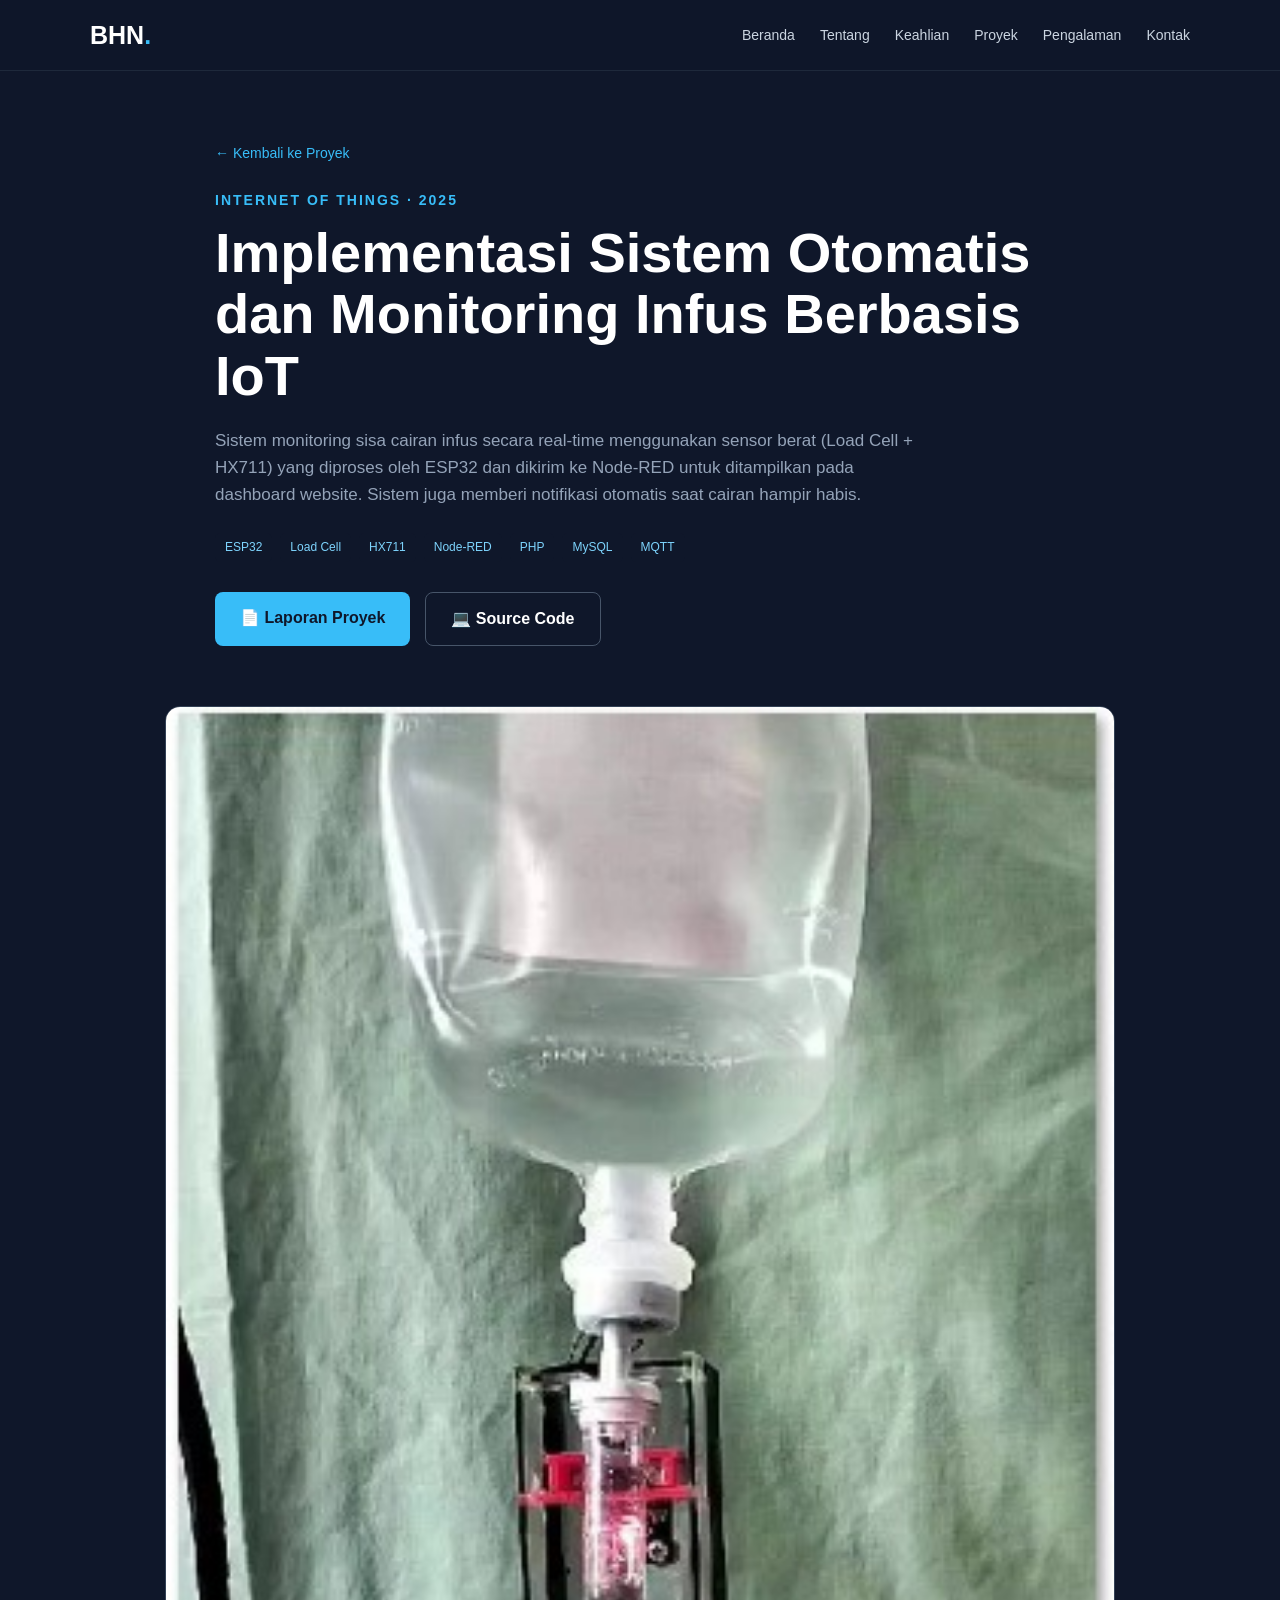
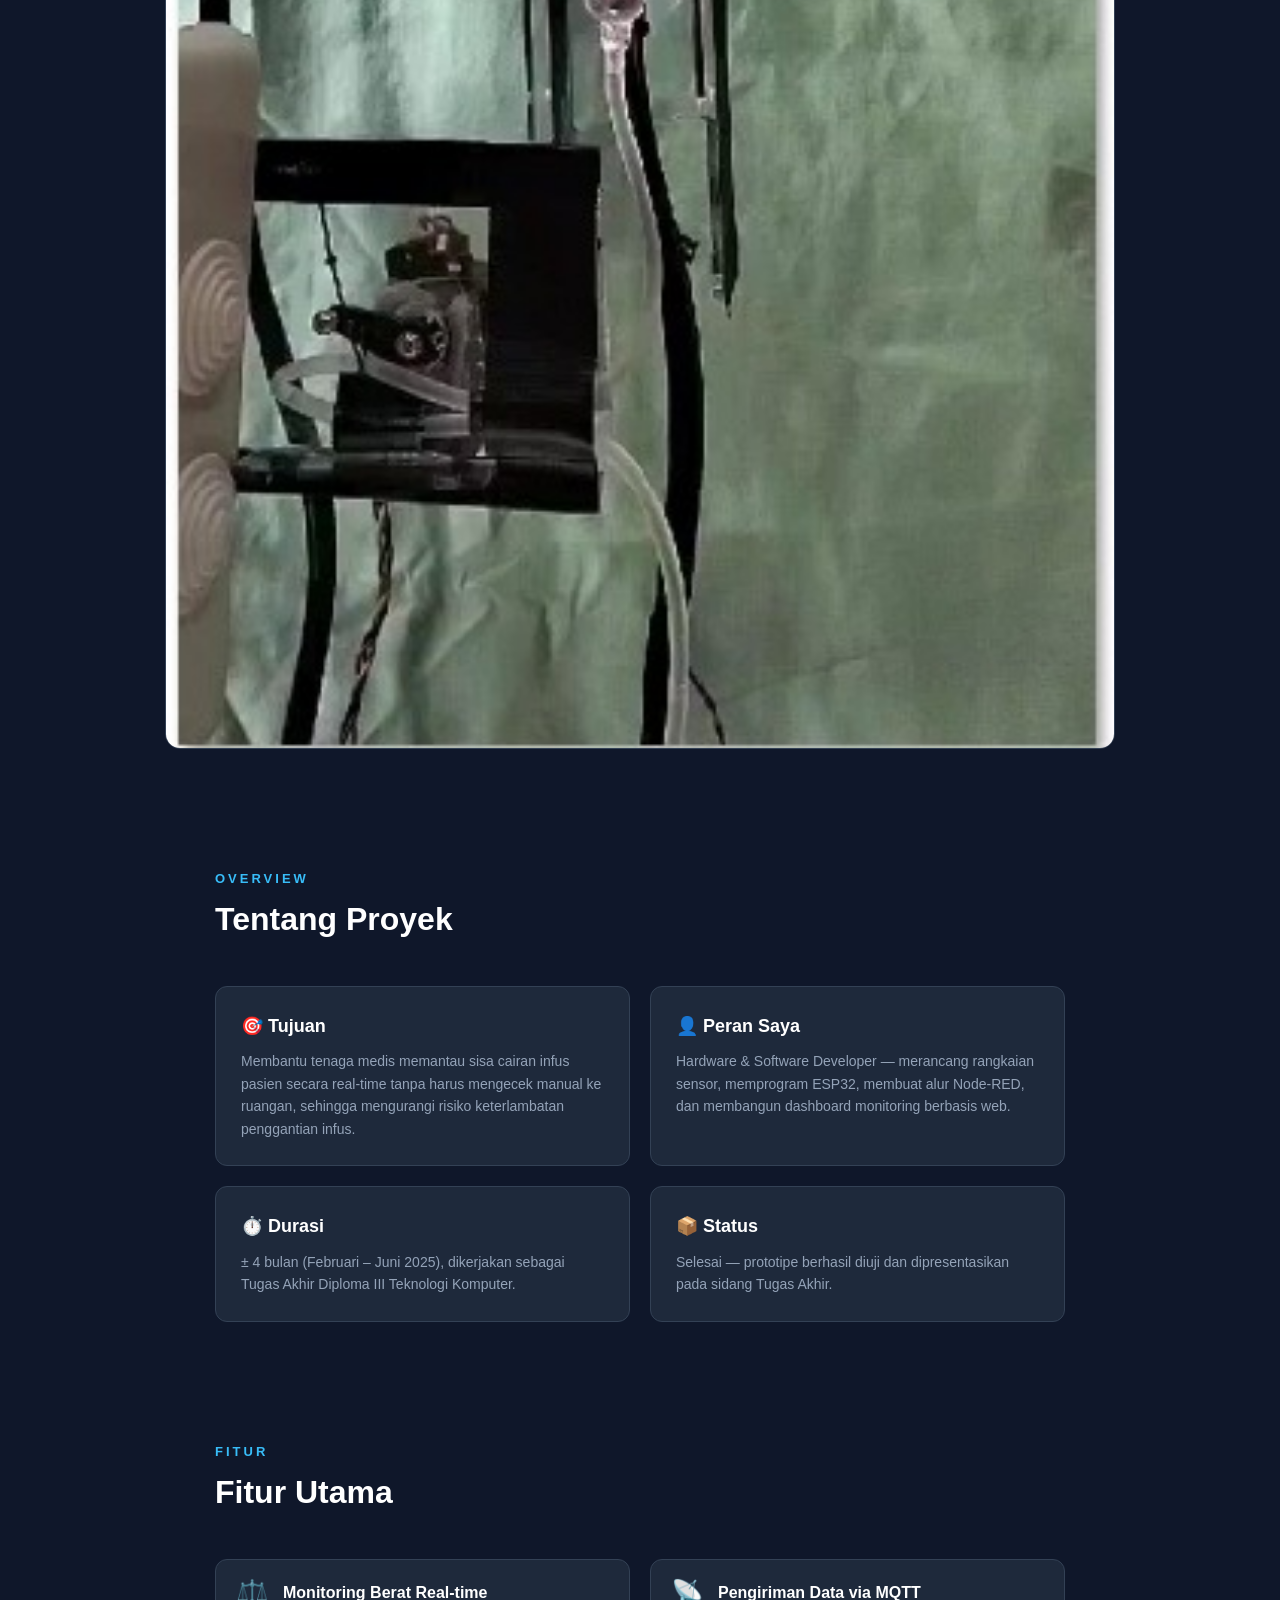
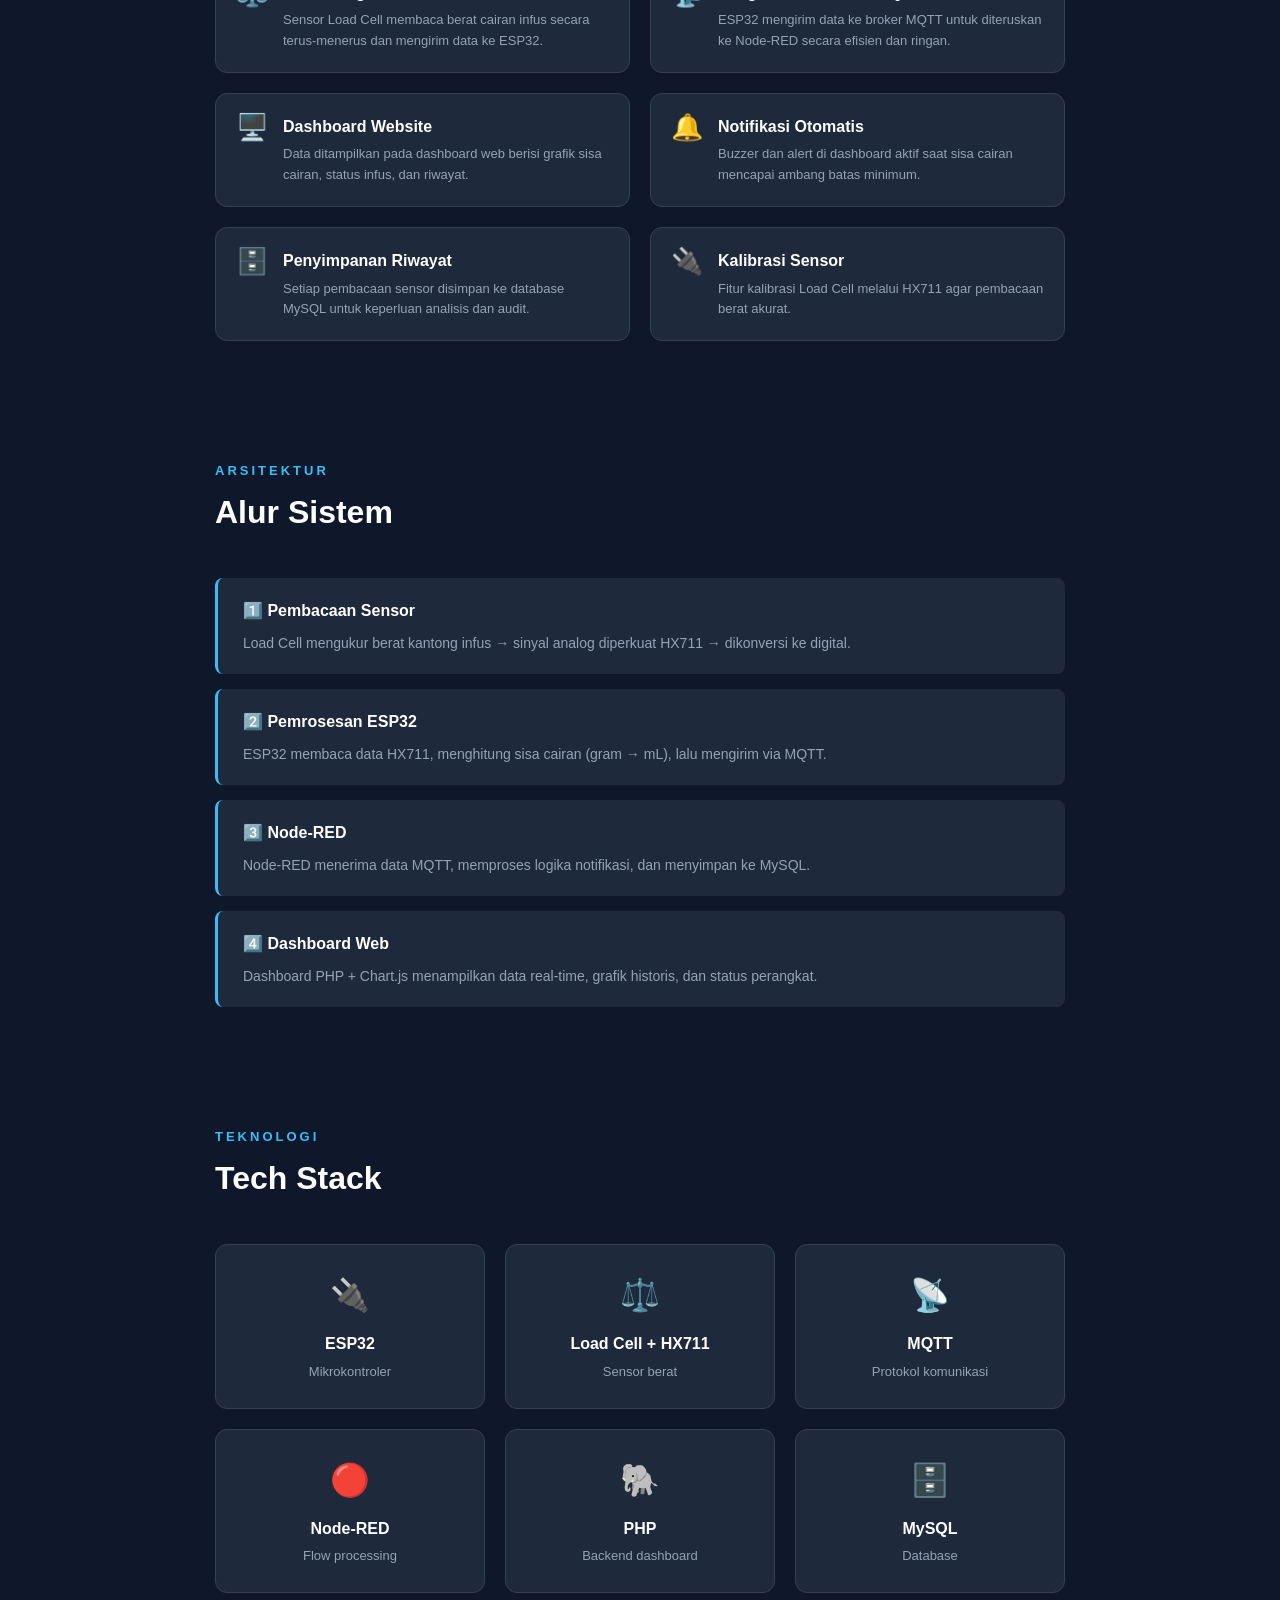
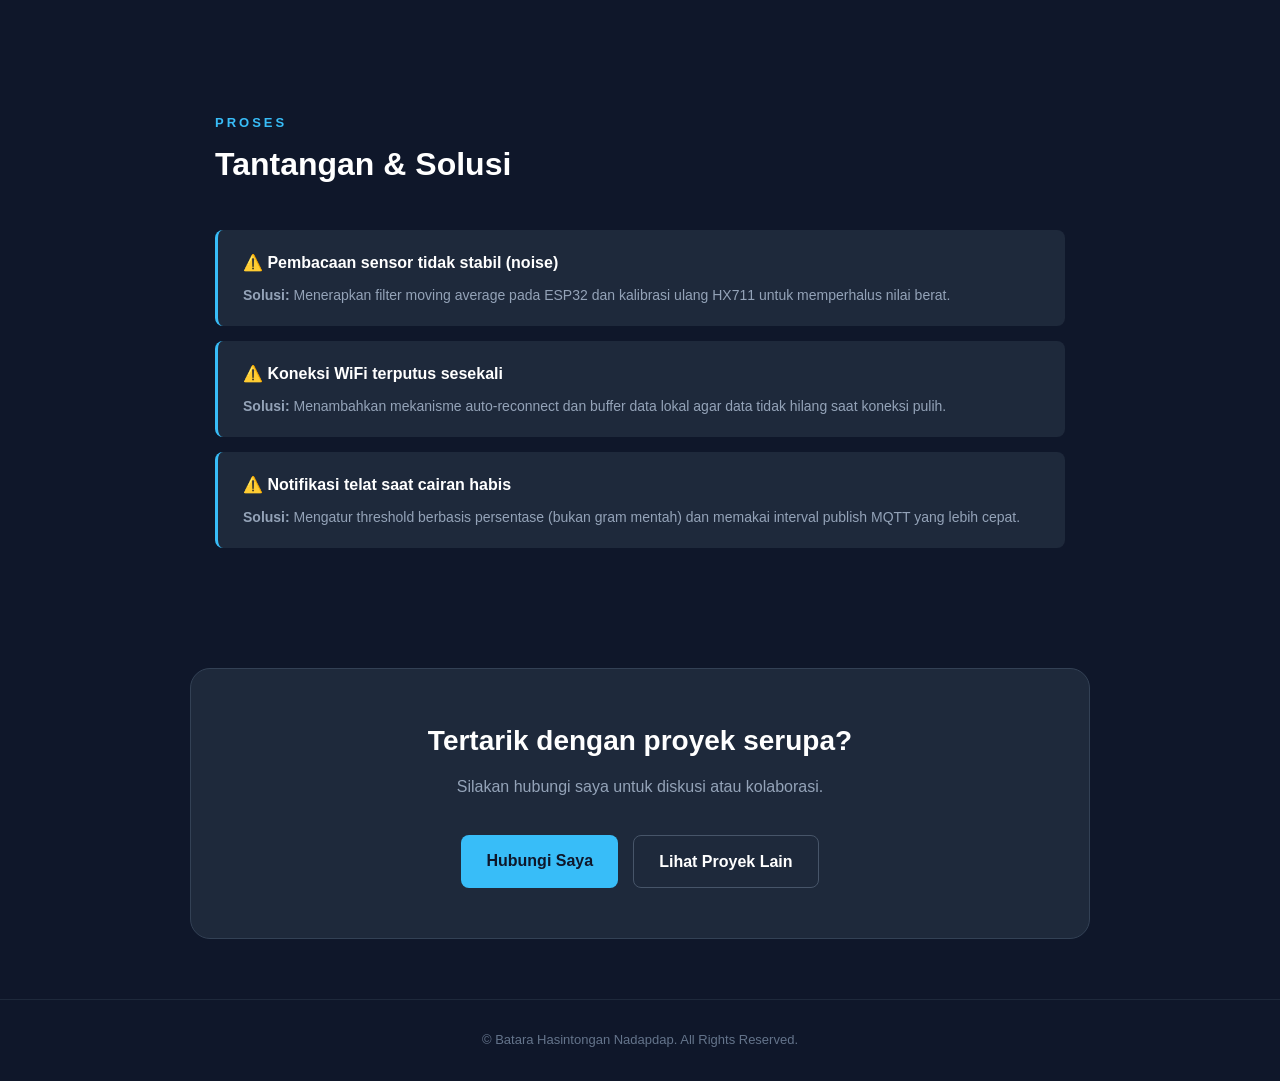
<file: proyek/iot-infus.html>
<!DOCTYPE html>
<html lang="id">

<head>
    <meta charset="UTF-8">
    <meta name="viewport" content="width=device-width, initial-scale=1.0">

    <title>Sistem Monitoring Infus IoT | Batara Nadapdap</title>
    <meta name="description"
        content="Detail proyek Implementasi Sistem Otomatis dan Monitoring Infus Berbasis IoT menggunakan ESP32, Load Cell, HX711, dan Node-RED.">

    <link rel="stylesheet" href="../style.css">
    <link rel="stylesheet" href="proyek.css">
</head>

<body>

    <!-- NAVBAR -->
    <header>
        <nav class="navbar">
            <a href="../index.html" class="logo" style="text-decoration:none;">BHN<span>.</span></a>

            <ul class="nav-menu">
                <li><a href="../index.html#home">Beranda</a></li>
                <li><a href="../index.html#about">Tentang</a></li>
                <li><a href="../index.html#skills">Keahlian</a></li>
                <li><a href="../index.html#projects">Proyek</a></li>
                <li><a href="../index.html#experience">Pengalaman</a></li>
                <li><a href="../index.html#contact">Kontak</a></li>
            </ul>

            <button class="menu-button" onclick="toggleMenu()" aria-label="Buka menu navigasi">☰</button>
        </nav>
    </header>


    <!-- HERO PROJECT -->
    <section class="project-hero">

        <a href="../index.html#projects" class="back-link">← Kembali ke Proyek</a>

        <p class="project-hero-category">Internet of Things · 2025</p>

        <h1>Implementasi Sistem Otomatis dan Monitoring Infus Berbasis IoT</h1>

        <p class="project-hero-description">
            Sistem monitoring sisa cairan infus secara real-time
            menggunakan sensor berat (Load Cell + HX711) yang diproses
            oleh ESP32 dan dikirim ke Node-RED untuk ditampilkan pada
            dashboard website. Sistem juga memberi notifikasi otomatis
            saat cairan hampir habis.
        </p>

        <div class="tags">
            <span>ESP32</span>
            <span>Load Cell</span>
            <span>HX711</span>
            <span>Node-RED</span>
            <span>PHP</span>
            <span>MySQL</span>
            <span>MQTT</span>
        </div>

        <div class="project-hero-buttons">
            <a href="#" class="btn primary" target="_blank" rel="noopener">📄 Laporan Proyek</a>
            <a href="https://github.com/batara3355" class="btn secondary" target="_blank" rel="noopener">💻 Source
                Code</a>
        </div>

    </section>


    <!-- COVER -->
    <section class="project-cover">
        <img src="../images/iot-infus.png" alt="Sistem Monitoring Infus Berbasis IoT" class="project-cover-img">
    </section>


    <!-- OVERVIEW -->
    <section class="project-section">
        <div class="project-section-title">
            <p>OVERVIEW</p>
            <h2>Tentang Proyek</h2>
        </div>

        <div class="project-overview-grid">
            <div class="project-info-card">
                <h3>🎯 Tujuan</h3>
                <p>
                    Membantu tenaga medis memantau sisa cairan infus
                    pasien secara real-time tanpa harus mengecek
                    manual ke ruangan, sehingga mengurangi risiko
                    keterlambatan penggantian infus.
                </p>
            </div>
            <div class="project-info-card">
                <h3>👤 Peran Saya</h3>
                <p>
                    Hardware & Software Developer — merancang
                    rangkaian sensor, memprogram ESP32, membuat
                    alur Node-RED, dan membangun dashboard monitoring
                    berbasis web.
                </p>
            </div>
            <div class="project-info-card">
                <h3>⏱️ Durasi</h3>
                <p>
                    ± 4 bulan (Februari – Juni 2025),
                    dikerjakan sebagai Tugas Akhir
                    Diploma III Teknologi Komputer.
                </p>
            </div>
            <div class="project-info-card">
                <h3>📦 Status</h3>
                <p>
                    Selesai — prototipe berhasil diuji
                    dan dipresentasikan pada sidang Tugas Akhir.
                </p>
            </div>
        </div>
    </section>


    <!-- FITUR -->
    <section class="project-section">
        <div class="project-section-title">
            <p>FITUR</p>
            <h2>Fitur Utama</h2>
        </div>

        <ul class="feature-list">
            <li>
                <span class="feature-icon">⚖️</span>
                <div>
                    <h4>Monitoring Berat Real-time</h4>
                    <p>Sensor Load Cell membaca berat cairan infus secara terus-menerus dan mengirim data ke ESP32.</p>
                </div>
            </li>
            <li>
                <span class="feature-icon">📡</span>
                <div>
                    <h4>Pengiriman Data via MQTT</h4>
                    <p>ESP32 mengirim data ke broker MQTT untuk diteruskan ke Node-RED secara efisien dan ringan.</p>
                </div>
            </li>
            <li>
                <span class="feature-icon">🖥️</span>
                <div>
                    <h4>Dashboard Website</h4>
                    <p>Data ditampilkan pada dashboard web berisi grafik sisa cairan, status infus, dan riwayat.</p>
                </div>
            </li>
            <li>
                <span class="feature-icon">🔔</span>
                <div>
                    <h4>Notifikasi Otomatis</h4>
                    <p>Buzzer dan alert di dashboard aktif saat sisa cairan mencapai ambang batas minimum.</p>
                </div>
            </li>
            <li>
                <span class="feature-icon">🗄️</span>
                <div>
                    <h4>Penyimpanan Riwayat</h4>
                    <p>Setiap pembacaan sensor disimpan ke database MySQL untuk keperluan analisis dan audit.</p>
                </div>
            </li>
            <li>
                <span class="feature-icon">🔌</span>
                <div>
                    <h4>Kalibrasi Sensor</h4>
                    <p>Fitur kalibrasi Load Cell melalui HX711 agar pembacaan berat akurat.</p>
                </div>
            </li>
        </ul>
    </section>


    <!-- ARSITEKTUR -->
    <section class="project-section">
        <div class="project-section-title">
            <p>ARSITEKTUR</p>
            <h2>Alur Sistem</h2>
        </div>

        <div class="challenge-list">
            <div class="challenge-item">
                <h4>1️⃣ Pembacaan Sensor</h4>
                <p>Load Cell mengukur berat kantong infus → sinyal analog diperkuat HX711 → dikonversi ke digital.</p>
            </div>
            <div class="challenge-item">
                <h4>2️⃣ Pemrosesan ESP32</h4>
                <p>ESP32 membaca data HX711, menghitung sisa cairan (gram → mL), lalu mengirim via MQTT.</p>
            </div>
            <div class="challenge-item">
                <h4>3️⃣ Node-RED</h4>
                <p>Node-RED menerima data MQTT, memproses logika notifikasi, dan menyimpan ke MySQL.</p>
            </div>
            <div class="challenge-item">
                <h4>4️⃣ Dashboard Web</h4>
                <p>Dashboard PHP + Chart.js menampilkan data real-time, grafik historis, dan status perangkat.</p>
            </div>
        </div>
    </section>


    <!-- TEKNOLOGI -->
    <section class="project-section">
        <div class="project-section-title">
            <p>TEKNOLOGI</p>
            <h2>Tech Stack</h2>
        </div>

        <div class="tech-grid">
            <div class="tech-item"><span class="tech-icon">🔌</span>
                <h4>ESP32</h4>
                <p>Mikrokontroler</p>
            </div>
            <div class="tech-item"><span class="tech-icon">⚖️</span>
                <h4>Load Cell + HX711</h4>
                <p>Sensor berat</p>
            </div>
            <div class="tech-item"><span class="tech-icon">📡</span>
                <h4>MQTT</h4>
                <p>Protokol komunikasi</p>
            </div>
            <div class="tech-item"><span class="tech-icon">🔴</span>
                <h4>Node-RED</h4>
                <p>Flow processing</p>
            </div>
            <div class="tech-item"><span class="tech-icon">🐘</span>
                <h4>PHP</h4>
                <p>Backend dashboard</p>
            </div>
            <div class="tech-item"><span class="tech-icon">🗄️</span>
                <h4>MySQL</h4>
                <p>Database</p>
            </div>
        </div>
    </section>


    <!-- TANTANGAN -->
    <section class="project-section">
        <div class="project-section-title">
            <p>PROSES</p>
            <h2>Tantangan & Solusi</h2>
        </div>

        <div class="challenge-list">
            <div class="challenge-item">
                <h4>⚠️ Pembacaan sensor tidak stabil (noise)</h4>
                <p>
                    <strong>Solusi:</strong> Menerapkan filter moving average
                    pada ESP32 dan kalibrasi ulang HX711 untuk
                    memperhalus nilai berat.
                </p>
            </div>
            <div class="challenge-item">
                <h4>⚠️ Koneksi WiFi terputus sesekali</h4>
                <p>
                    <strong>Solusi:</strong> Menambahkan mekanisme
                    auto-reconnect dan buffer data lokal agar
                    data tidak hilang saat koneksi pulih.
                </p>
            </div>
            <div class="challenge-item">
                <h4>⚠️ Notifikasi telat saat cairan habis</h4>
                <p>
                    <strong>Solusi:</strong> Mengatur threshold berbasis
                    persentase (bukan gram mentah) dan memakai
                    interval publish MQTT yang lebih cepat.
                </p>
            </div>
        </div>
    </section>


    <!-- CTA -->
    <section class="project-cta">
        <h2>Tertarik dengan proyek serupa?</h2>
        <p>Silakan hubungi saya untuk diskusi atau kolaborasi.</p>
        <div class="hero-buttons" style="justify-content:center;">
            <a href="../index.html#contact" class="btn primary">Hubungi Saya</a>
            <a href="../index.html#projects" class="btn secondary">Lihat Proyek Lain</a>
        </div>
    </section>


    <footer>
        <p>© <span id="year"></span> Batara Hasintongan Nadapdap. All Rights Reserved.</p>
    </footer>

    <script src="../script.js"></script>

</body>

</html>
</file>
<file: style.css>
/* ==============================
   RESET
============================== */

* {
    margin: 0;
    padding: 0;
    box-sizing: border-box;
}

html {
    scroll-behavior: smooth;
}

body {
    font-family: Arial, Helvetica, sans-serif;
    background: #0f172a;
    color: #e2e8f0;
    line-height: 1.6;
}

/* ==============================
   NAVBAR
============================== */

header {
    position: fixed;
    top: 0;
    width: 100%;
    z-index: 1000;
    background: rgba(15, 23, 42, 0.92);
    backdrop-filter: blur(10px);
    border-bottom: 1px solid #1e293b;
}

.navbar {
    max-width: 1150px;
    margin: auto;
    height: 70px;

    display: flex;
    align-items: center;
    justify-content: space-between;

    padding: 0 25px;
}

.logo {
    font-size: 25px;
    font-weight: bold;
    color: white;
}

.logo span {
    color: #38bdf8;
}

.nav-menu {
    display: flex;
    list-style: none;
    gap: 25px;
}

.nav-menu a {
    color: #cbd5e1;
    text-decoration: none;
    font-size: 14px;
    transition: 0.3s;
}

.nav-menu a:hover {
    color: #38bdf8;
}

.menu-button {
    display: none;
    border: none;
    background: transparent;
    color: white;
    font-size: 25px;
    cursor: pointer;
}



/* ==============================
   HERO
============================== */

.hero {
    min-height: 100vh;

    display: flex;
    align-items: center;

    max-width: 1150px;
    margin: auto;
    padding: 100px 25px 60px;
}

.hero-content {
    max-width: 800px;
}

.greeting {
    color: #38bdf8;
    font-size: 18px;
    margin-bottom: 10px;
}

.hero h1 {
    font-size: clamp(45px, 8vw, 80px);
    line-height: 1.05;
    color: white;
}

.hero h1 span {
    display: block;
    color: #38bdf8;
}

.hero h2 {
    margin-top: 20px;
    font-size: 25px;
    color: #94a3b8;
}

.hero-description {
    margin-top: 20px;
    max-width: 700px;
    color: #94a3b8;
    font-size: 17px;
}

.hero-buttons {
    display: flex;
    gap: 15px;
    margin-top: 35px;
}

.btn {
    padding: 13px 25px;
    border-radius: 8px;
    text-decoration: none;
    font-weight: bold;
    transition: 0.3s;
}

.btn.primary {
    background: #38bdf8;
    color: #0f172a;
}

.btn.primary:hover {
    transform: translateY(-3px);
}

.btn.secondary {
    border: 1px solid #475569;
    color: white;
}

.btn.secondary:hover {
    border-color: #38bdf8;
    color: #38bdf8;
}


/* ==============================
   SECTION
============================== */

.section {
    max-width: 1150px;
    margin: auto;
    padding: 100px 25px;
}

.section-title {
    margin-bottom: 50px;
}

.section-title p {
    color: #38bdf8;
    font-size: 14px;
    font-weight: bold;
    letter-spacing: 3px;
}

.section-title h2 {
    margin-top: 5px;
    font-size: 40px;
    color: white;
}


/* ==============================
   ABOUT
============================== */
/* 
.about-content {
    display: grid;
    grid-template-columns: 300px 1fr;
    gap: 60px;
    align-items: center;
}

.about-card {
    height: 300px;

    display: flex;
    align-items: center;
    justify-content: center;

    background: #1e293b;
    border: 1px solid #334155;
    border-radius: 20px;
}

.profile-icon {
    width: 150px;
    height: 150px;

    display: flex;
    align-items: center;
    justify-content: center;

    border-radius: 50%;

    background: #38bdf8;
    color: #0f172a;

    font-size: 30px;
    font-weight: bold;
}

.about-text h3 {
    font-size: 28px;
    color: white;
    margin-bottom: 20px;
}

.about-text p {
    margin-bottom: 15px;
    color: #94a3b8;
} */
/* ==============================
   ABOUT
============================== */

.about-content {
    display: grid;
    grid-template-columns: 300px 1fr;
    gap: 60px;
    align-items: center;
}

.about-card {
    height: 360px;

    display: flex;
    align-items: center;
    justify-content: center;

    background: #1e293b;
    border: 1px solid #334155;
    border-radius: 20px;

    overflow: hidden;
}

.profile-image {
    width: 100%;
    height: 100%;

    object-fit: cover;

    display: block;

    transition: transform 0.4s ease;
}

.about-card:hover .profile-image {
    transform: scale(1.05);
}

.about-text h3 {
    font-size: 28px;
    color: white;
    margin-bottom: 20px;
}

.about-text p {
    margin-bottom: 15px;
    color: #94a3b8;
}

/* ==============================
   SKILLS
============================== */

.skills-section {
    max-width: 1200px;
}

.skills-grid {
    display: grid;
    grid-template-columns: repeat(4, 1fr);
    gap: 20px;
}

.skill-card {
    background: #1e293b;
    border: 1px solid #334155;
    border-radius: 12px;
    padding: 25px;
    transition: 0.3s;
}

.skill-card:hover {
    transform: translateY(-7px);
    border-color: #38bdf8;
}

.skill-icon {
    font-size: 30px;
    margin-bottom: 15px;
}

.skill-card h3 {
    color: white;
    margin-bottom: 8px;
}

.skill-card p {
    color: #94a3b8;
    font-size: 14px;
}

/* TAmbahan */
/* ==============================
   PROJECTS
============================== */

/* ==============================
   PROJECTS
============================== */

.projects-grid {
    display: grid;
    grid-template-columns: repeat(2, 1fr);
    gap: 25px;
    align-items: stretch;
}

.project-card {
    position: relative;

    display: block;
    /* karena sekarang <a> */
    text-decoration: none;
    color: inherit;

    background: #1e293b;
    border: 1px solid #334155;

    border-radius: 15px;
    padding: 35px;

    overflow: hidden;
    transition: 0.3s;
}

.project-card:hover {
    transform: translateY(-7px);
    border-color: #38bdf8;
}

.project-number {
    position: absolute;
    top: 20px;
    right: 25px;

    font-size: 40px;
    font-weight: bold;

    color: #334155;

    z-index: 2;
    /* pastikan di atas overlay */
}

.project-category {
    color: #38bdf8;
    font-size: 13px;
    font-weight: bold;
}

.project-content h3 {
    margin: 12px 0;
    color: white;
    font-size: 23px;
    line-height: 1.25;
}

.project-content p {
    color: #94a3b8;
    font-size: 14px;
}

.tags {
    display: flex;
    flex-wrap: wrap;
    gap: 8px;
    margin-top: 20px;
}

.tags span {
    padding: 5px 10px;
    border-radius: 5px;
    background: #0f172a;
    color: #7dd3fc;
    font-size: 12px;
}


/* ==============================
   PROJECT IMAGE CARD (overlay style)
============================== */

.project-image-card {
    position: relative;
    height: 400px;
    padding: 0;
    overflow: hidden;
    cursor: pointer;
}

.project-image {
    width: 100%;
    height: 100%;
    object-fit: cover;
    display: block;
    transition: transform 0.5s ease;
}

/* OVERLAY */
.project-overlay {
    position: absolute;
    inset: 0;

    display: flex;
    align-items: flex-end;

    padding: 35px;

    background: linear-gradient(to top,
            rgba(15, 23, 42, 0.98),
            rgba(15, 23, 42, 0.75),
            rgba(15, 23, 42, 0.15));

    opacity: 0;
    transition: opacity 0.4s ease;
}

/* KONTEN di dalam overlay */
.project-overlay .project-content {
    transform: translateY(30px);
    transition: transform 0.4s ease;
    max-height: 90%;
    overflow-y: auto;
}

/* HOVER EFFECT */
.project-image-card:hover .project-overlay {
    opacity: 1;
}

.project-image-card:hover .project-image {
    transform: scale(1.08);
}

.project-image-card:hover .project-content {
    transform: translateY(0);
}

/* Nomor di overlay card */
.project-image-card .project-number {
    top: 20px;
    right: 25px;
    color: #475569;
}

/* Tombol */
.project-button {
    display: inline-block;
    margin-top: 20px;
    padding: 9px 16px;
    border: 1px solid #38bdf8;
    border-radius: 6px;
    color: #38bdf8;
    font-size: 13px;
    font-weight: bold;
    transition: 0.3s;
}

.project-image-card:hover .project-button {
    background: #38bdf8;
    color: #0f172a;
}

/* ==============================
   EXPERIENCE
============================== */

.experience-section {
    max-width: 1150px;
}

.timeline {
    border-left: 2px solid #334155;
    padding-left: 30px;
}

.timeline-item {
    position: relative;
}

.timeline-dot {
    position: absolute;

    width: 14px;
    height: 14px;

    border-radius: 50%;

    background: #38bdf8;

    left: -38px;
    top: 5px;
}

.timeline-date {
    color: #38bdf8;
    font-size: 14px;
}

.timeline-content h3 {
    color: white;
    font-size: 28px;
    margin-top: 5px;
}

.timeline-content h4 {
    color: #94a3b8;
    margin-bottom: 20px;
}

.timeline-content ul {
    padding-left: 20px;
    color: #94a3b8;
}

.timeline-content li {
    margin-bottom: 10px;
}

/* ==============================
   PROJECT IMAGE HOVER
============================== */

.project-link {
    display: block;
    text-decoration: none;
    color: inherit;
}

.project-image-card {
    position: relative;
    height: 400px;
    padding: 0;
    overflow: hidden;
    cursor: pointer;
}

/* GAMBAR */

.project-image {
    width: 100%;
    height: 100%;
    object-fit: cover;
    display: block;

    transition: transform 0.5s ease;
}


/* OVERLAY */

.project-overlay {
    position: absolute;

    inset: 0;

    display: flex;
    align-items: flex-end;

    padding: 35px;

    background: linear-gradient(to top,
            rgba(15, 23, 42, 0.98),
            rgba(15, 23, 42, 0.7),
            rgba(15, 23, 42, 0.1));

    opacity: 0;

    transition: opacity 0.4s ease;
}


/* KONTEN */

.project-overlay .project-content {
    transform: translateY(30px);

    transition: transform 0.4s ease;
}


/* HOVER */

.project-image-card:hover .project-overlay {
    opacity: 1;
}

.project-image-card:hover .project-image {
    transform: scale(1.08);
}

.project-image-card:hover .project-content {
    transform: translateY(0);
}


/* NOMOR PROJECT */

.project-image-card .project-number {
    top: 20px;
    right: 25px;
}


/* BUTTON */

.project-button {
    display: inline-block;

    margin-top: 20px;

    padding: 9px 16px;

    border: 1px solid #38bdf8;
    border-radius: 6px;

    color: #38bdf8;

    font-size: 13px;
    font-weight: bold;

    transition: 0.3s;
}

.project-button:hover {
    background: #38bdf8;
    color: #0f172a;
}

/* ==============================
   EDUCATION
============================== */

.education-section {
    max-width: 1150px;
}

.education-card {
    display: grid;
    grid-template-columns: 180px 1fr;
    gap: 30px;

    background: #1e293b;
    border: 1px solid #334155;

    border-radius: 15px;
    padding: 30px;
}

.education-year {
    color: #38bdf8;
    font-weight: bold;
}

.education-card h3 {
    color: white;
    font-size: 25px;
}

.education-card h4 {
    color: #94a3b8;
    margin: 5px 0 15px;
}

.education-card p {
    color: #94a3b8;
    margin-bottom: 8px;
}


/* ==============================
   CONTACT
============================== */

.contact-section {
    text-align: center;
}

.contact-description {
    max-width: 650px;
    margin: -20px auto 40px;
    color: #94a3b8;
}

.contact-grid {
    display: grid;
    grid-template-columns: repeat(3, 1fr);
    gap: 20px;
}

.contact-card {
    display: flex;
    align-items: center;
    gap: 15px;

    text-align: left;

    padding: 20px;

    background: #1e293b;
    border: 1px solid #334155;

    border-radius: 10px;

    text-decoration: none;

    transition: 0.3s;
}

.contact-card:hover {
    border-color: #38bdf8;
    transform: translateY(-5px);
}

.contact-card>span {
    font-size: 28px;
}

.contact-card h3 {
    color: white;
}

.contact-card p {
    color: #94a3b8;
    font-size: 13px;
}


/* ==============================
   FOOTER
============================== */

footer {
    border-top: 1px solid #1e293b;

    padding: 30px 20px;

    text-align: center;

    color: #64748b;

    font-size: 13px;
}


/* ==============================
   RESPONSIVE
============================== */

@media (max-width: 900px) {

    .nav-menu {
        position: absolute;

        top: 70px;
        left: 0;

        width: 100%;

        display: none;
        flex-direction: column;

        background: #0f172a;

        padding: 20px;

        border-bottom: 1px solid #1e293b;
    }

    .nav-menu.active {
        display: flex;
    }

    .menu-button {
        display: block;
    }

    .skills-grid {
        grid-template-columns: repeat(2, 1fr);
    }

    .contact-grid {
        grid-template-columns: 1fr;
    }
}


@media (max-width: 650px) {

    .hero h1 {
        font-size: 45px;
    }

    .hero h2 {
        font-size: 20px;
    }

    .hero-buttons {
        flex-direction: column;
    }

    .btn {
        text-align: center;
    }

    .about-content {
        grid-template-columns: 1fr;
    }

    .about-card {
        height: 220px;
    }

    .skills-grid {
        grid-template-columns: 1fr;
    }

    .projects-grid {
        grid-template-columns: 1fr;
    }

    .education-card {
        grid-template-columns: 1fr;
    }

    .section-title h2 {
        font-size: 32px;
    }
}
</file>
<file: proyek/proyek.css>
/* ==============================
   PROYEK DETAIL PAGE
   (dipakai semua halaman di folder proyek/)
============================== */

.project-hero {
    max-width: 900px;
    margin: auto;
    padding: 140px 25px 60px;
}

.back-link {
    display: inline-block;
    color: #38bdf8;
    text-decoration: none;
    font-size: 14px;
    margin-bottom: 25px;
    transition: 0.3s;
}

.back-link:hover {
    color: #7dd3fc;
    transform: translateX(-3px);
}

.project-hero-category {
    color: #38bdf8;
    font-size: 14px;
    font-weight: bold;
    letter-spacing: 2px;
    text-transform: uppercase;
    margin-bottom: 10px;
}

.project-hero h1 {
    font-size: clamp(32px, 6vw, 56px);
    line-height: 1.1;
    color: white;
    margin-bottom: 20px;
}

.project-hero-description {
    color: #94a3b8;
    font-size: 17px;
    max-width: 700px;
    margin-bottom: 25px;
}

.project-hero-buttons {
    display: flex;
    gap: 15px;
    margin-top: 30px;
    flex-wrap: wrap;
}

.project-cover {
    max-width: 1000px;
    margin: auto;
    padding: 0 25px 60px;
}

.project-cover-img {
    width: 100%;
    border-radius: 15px;
    border: 1px solid #334155;
    display: block;
}

.project-section {
    max-width: 900px;
    margin: auto;
    padding: 60px 25px;
}

.project-section-title p {
    color: #38bdf8;
    font-size: 13px;
    font-weight: bold;
    letter-spacing: 3px;
}

.project-section-title h2 {
    font-size: 32px;
    color: white;
    margin: 5px 0 40px;
}

.project-overview-grid {
    display: grid;
    grid-template-columns: repeat(2, 1fr);
    gap: 20px;
}

.project-info-card {
    background: #1e293b;
    border: 1px solid #334155;
    border-radius: 12px;
    padding: 25px;
    transition: 0.3s;
}

.project-info-card:hover {
    border-color: #38bdf8;
    transform: translateY(-3px);
}

.project-info-card h3 {
    color: white;
    margin-bottom: 10px;
    font-size: 18px;
}

.project-info-card p {
    color: #94a3b8;
    font-size: 14px;
}

.feature-list {
    list-style: none;
    display: grid;
    grid-template-columns: repeat(2, 1fr);
    gap: 20px;
}

.feature-list li {
    display: flex;
    gap: 15px;
    padding: 20px;
    background: #1e293b;
    border: 1px solid #334155;
    border-radius: 12px;
    transition: 0.3s;
}

.feature-list li:hover {
    border-color: #38bdf8;
}

.feature-icon {
    font-size: 26px;
    line-height: 1;
}

.feature-list h4 {
    color: white;
    margin-bottom: 5px;
    font-size: 16px;
}

.feature-list p {
    color: #94a3b8;
    font-size: 13px;
}

.tech-grid {
    display: grid;
    grid-template-columns: repeat(3, 1fr);
    gap: 20px;
}

.tech-item {
    text-align: center;
    padding: 25px 15px;
    background: #1e293b;
    border: 1px solid #334155;
    border-radius: 12px;
    transition: 0.3s;
}

.tech-item:hover {
    border-color: #38bdf8;
    transform: translateY(-5px);
}

.tech-icon {
    font-size: 32px;
    display: block;
    margin-bottom: 10px;
}

.tech-item h4 {
    color: white;
    font-size: 16px;
    margin-bottom: 5px;
}

.tech-item p {
    color: #94a3b8;
    font-size: 13px;
}

.challenge-list {
    display: flex;
    flex-direction: column;
    gap: 15px;
}

.challenge-item {
    background: #1e293b;
    border-left: 3px solid #38bdf8;
    border-radius: 8px;
    padding: 20px 25px;
}

.challenge-item h4 {
    color: white;
    margin-bottom: 8px;
    font-size: 16px;
}

.challenge-item p {
    color: #94a3b8;
    font-size: 14px;
}

/* .challenge-item code {
    background: #0f172a;
    color: #7dd3fc;
    padding: 2px 6px;
    border-radius: 4px;
    font-size: 13px;
} */

/* Ini sama dengan yang diatas challenge-item code */
/* code {  
     background: #0f172a;
     color: #7dd3fc;
     padding: 2px 6px;
     border-radius: 4px;
     font-size: 0.9em;
     font-family: 'Courier New', monospace;
 } */

.challenge-item code {
    background: #0f172a;
    color: #7dd3fc;
    padding: 2px 6px;
    border-radius: 4px;
    font-size: 13px;
    font-family: 'Courier New', monospace;
}

.project-cta {
    max-width: 900px;
    margin: 60px auto;
    padding: 50px 25px;
    text-align: center;
    background: #1e293b;
    border: 1px solid #334155;
    border-radius: 20px;
}

.project-cta h2 {
    color: white;
    font-size: 28px;
    margin-bottom: 10px;
}

.project-cta p {
    color: #94a3b8;
    margin-bottom: 25px;
}

@media (max-width: 700px) {

    .project-overview-grid,
    .feature-list,
    .tech-grid {
        grid-template-columns: 1fr;
    }

    .project-hero {
        padding-top: 110px;
    }
}
</file>
